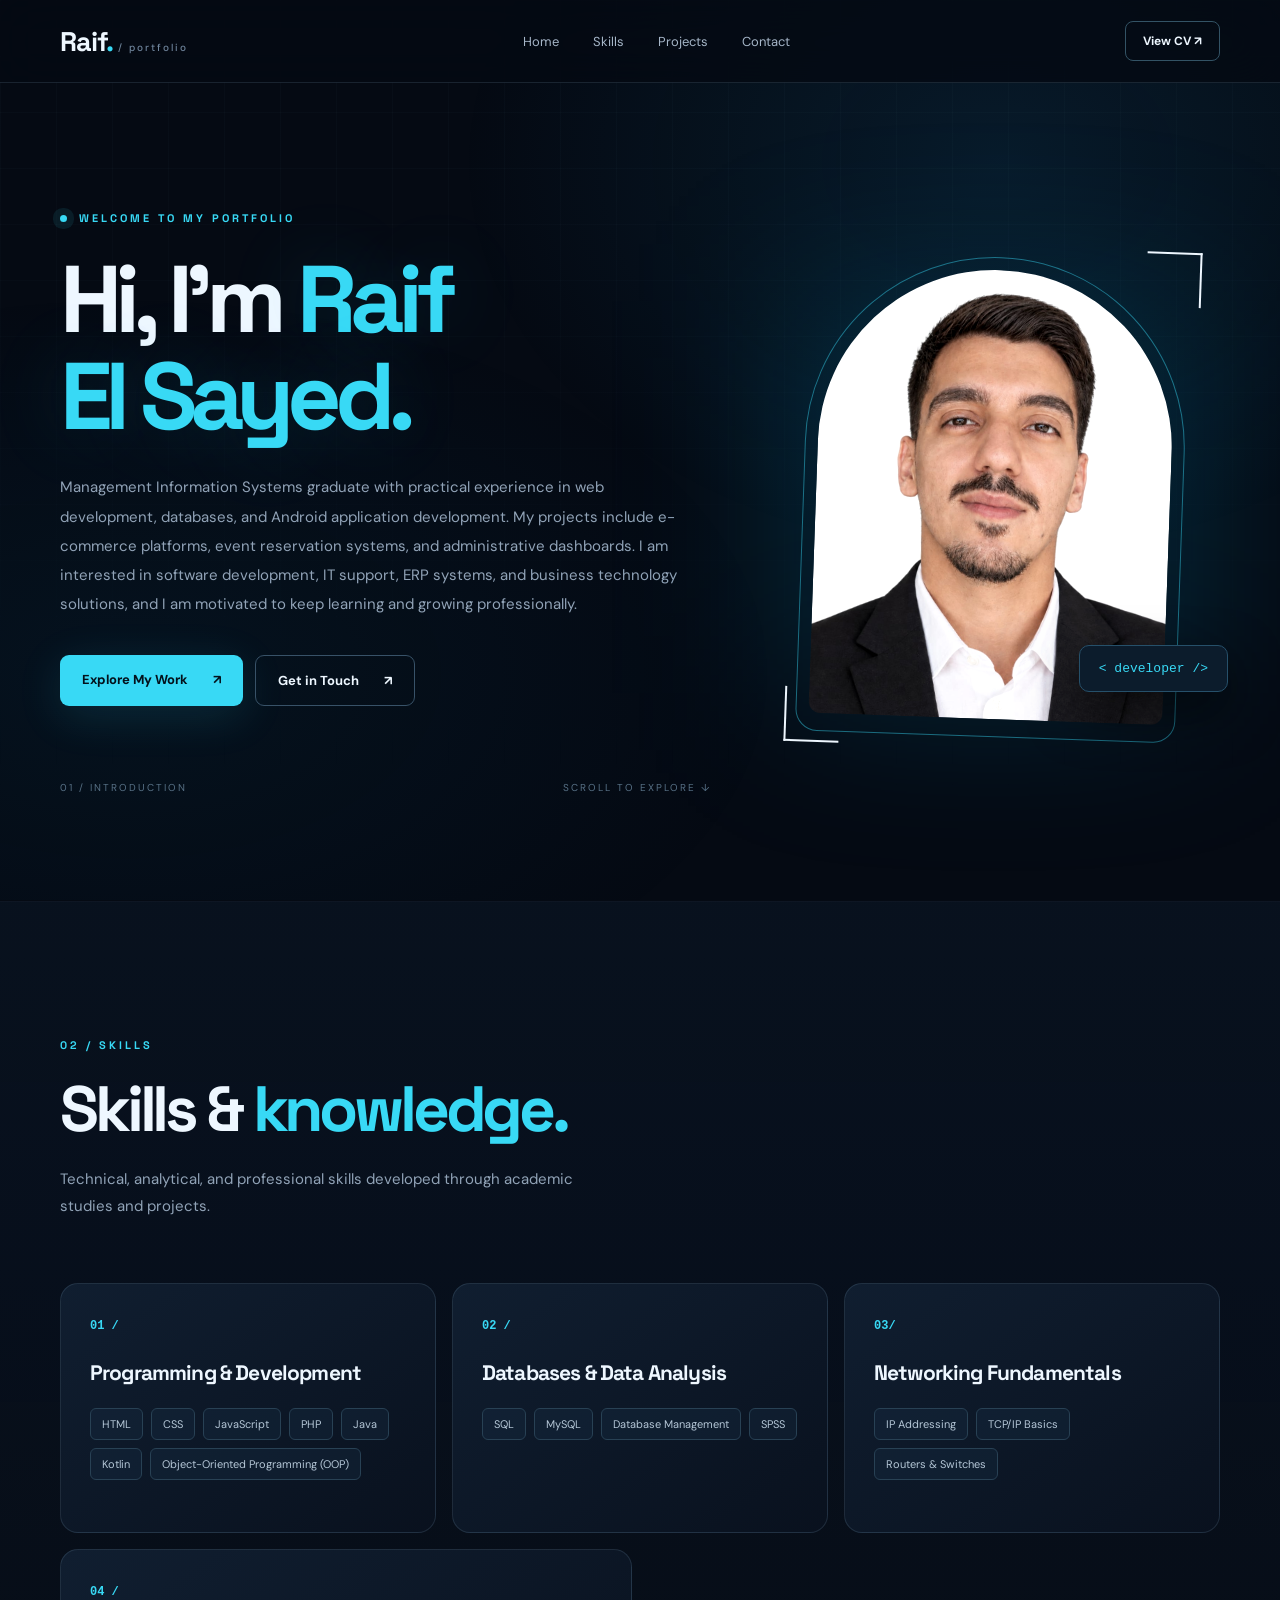
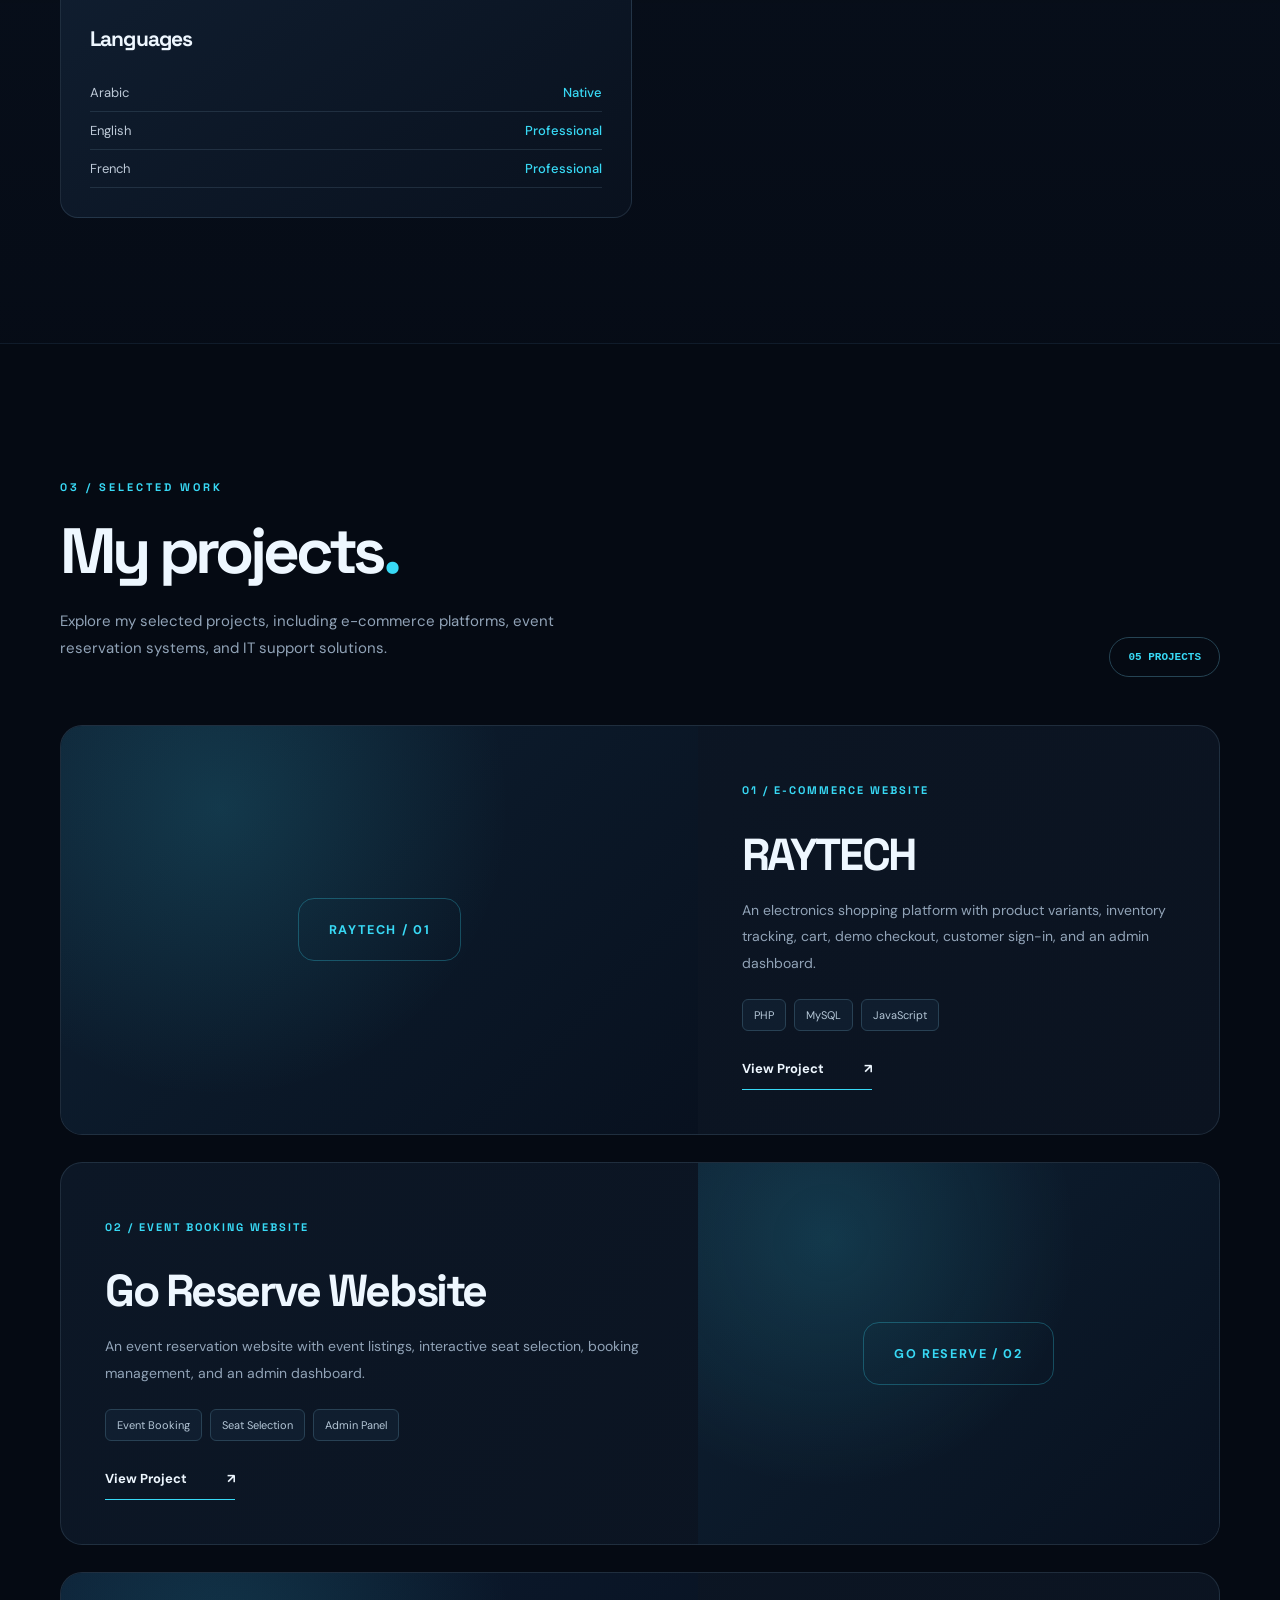
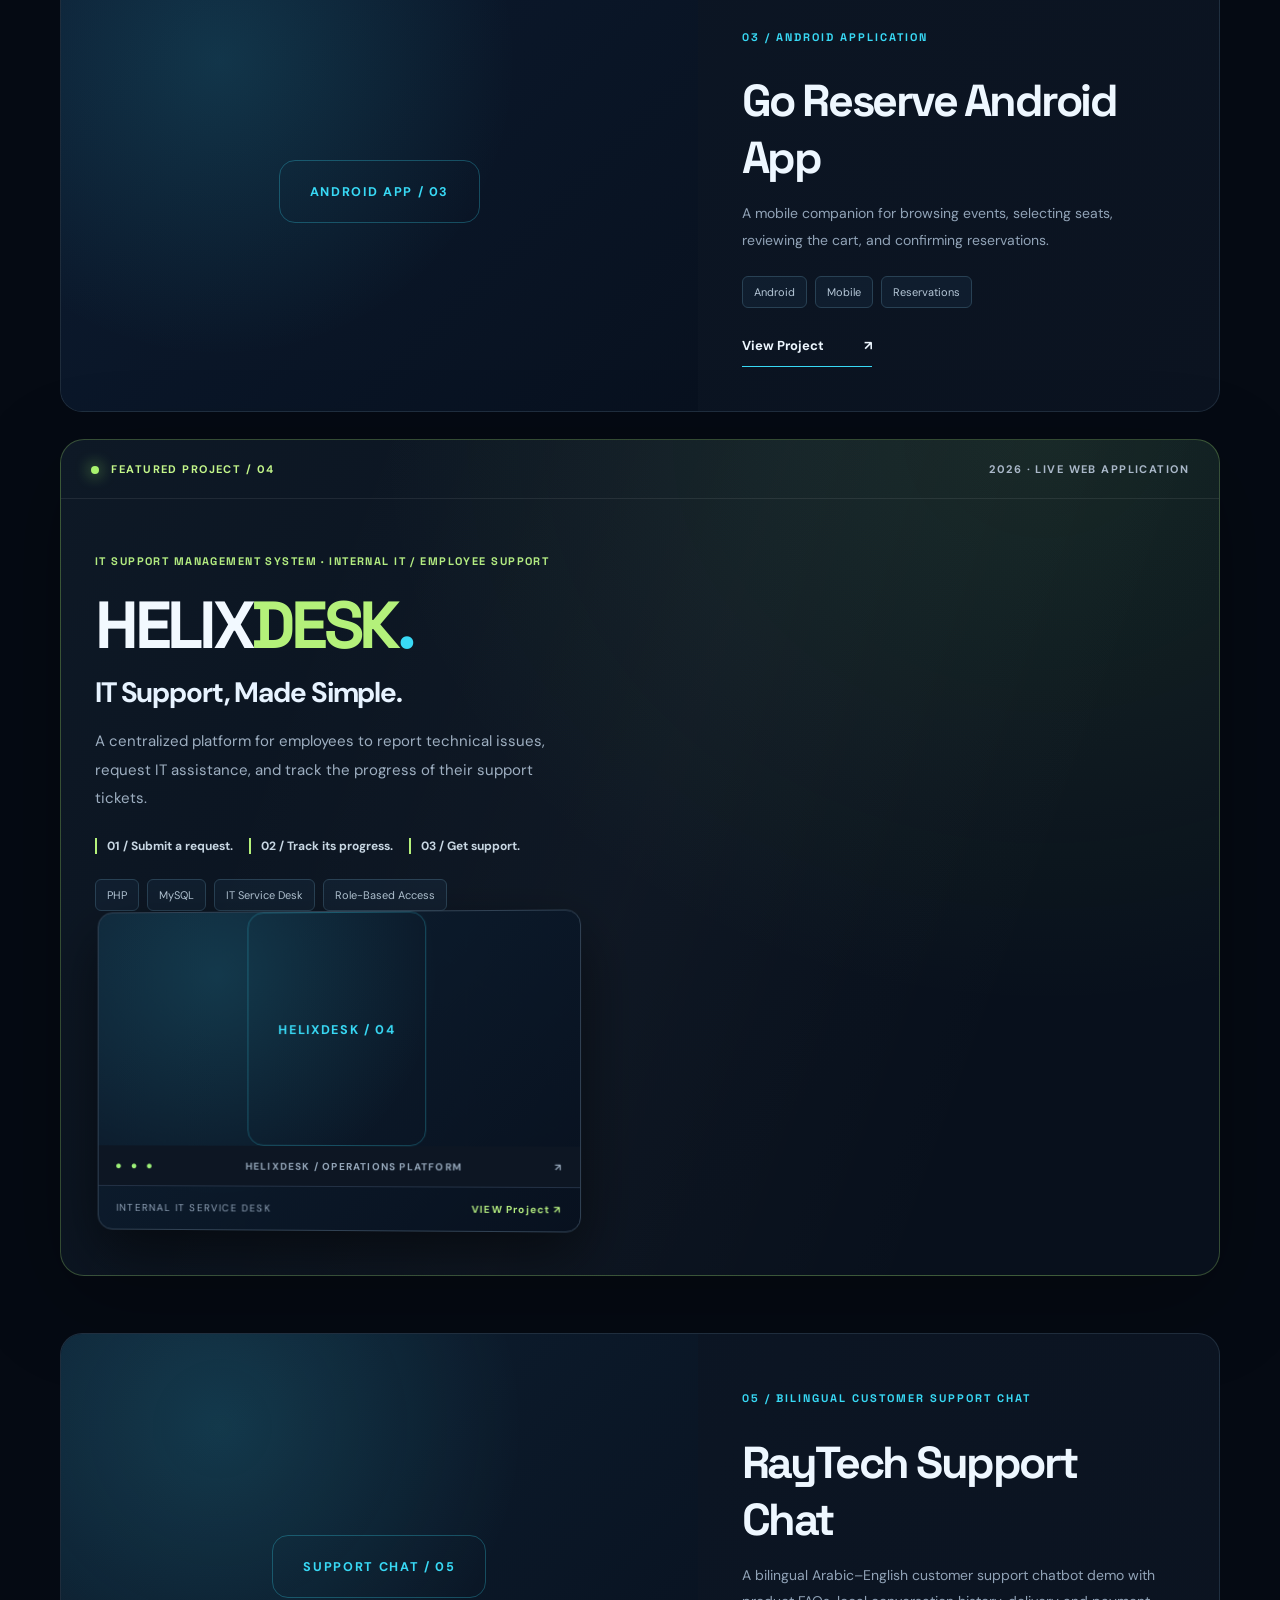
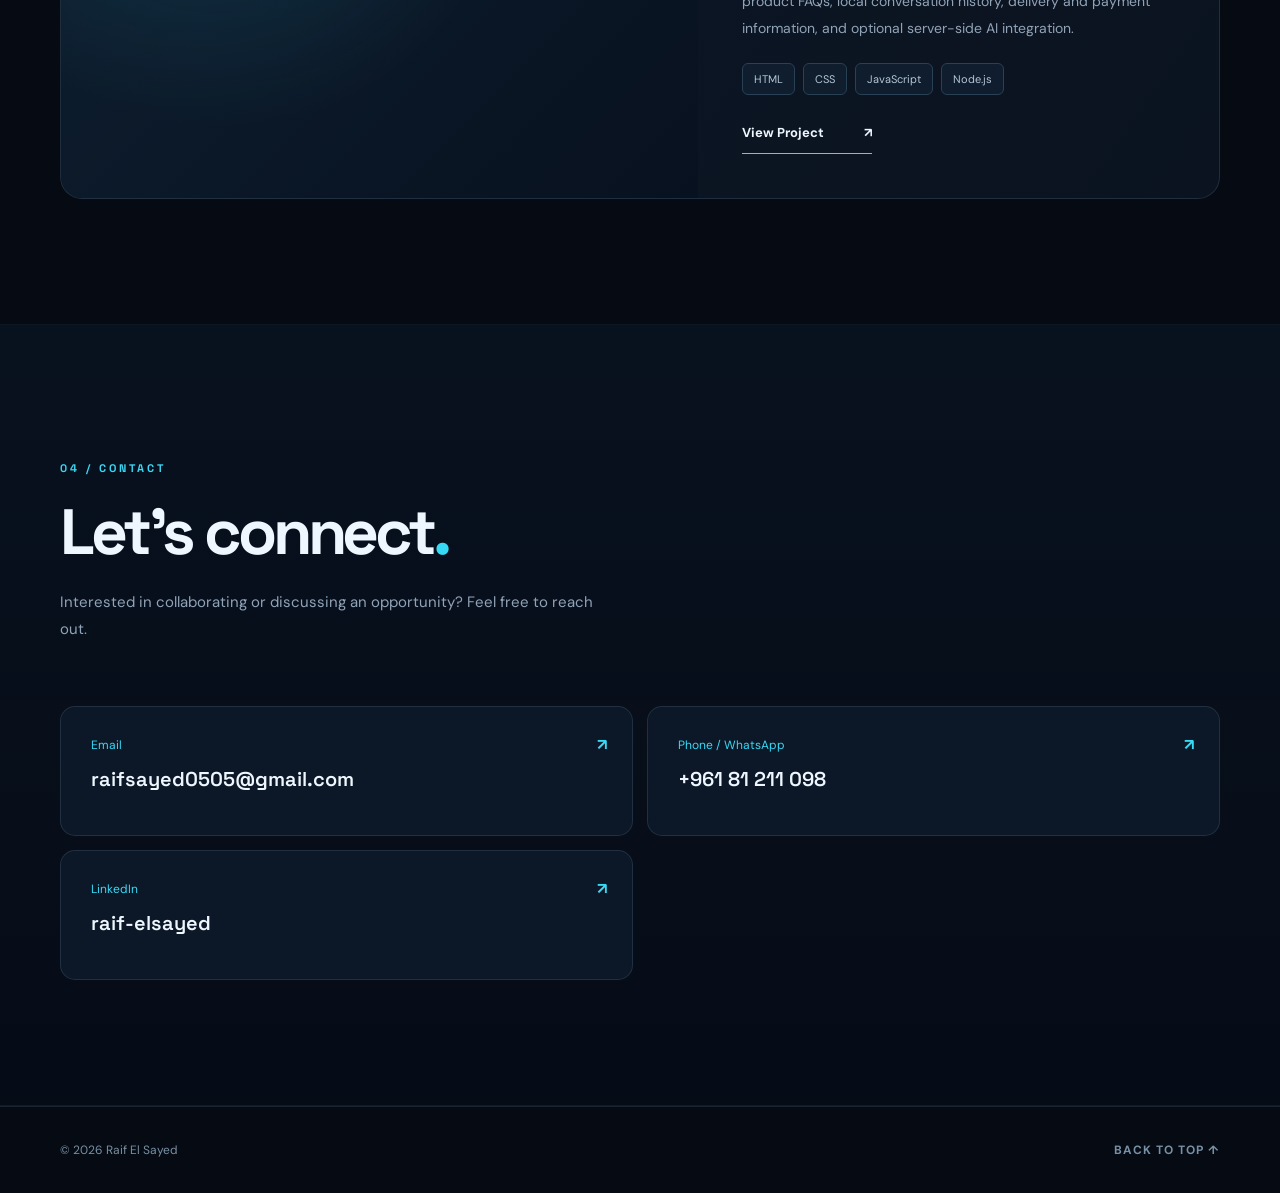
<file: index.html>
<!DOCTYPE html>
<html lang="en">
<head>
    <meta charset="UTF-8">
    <meta name="viewport" content="width=device-width, initial-scale=1.0">
    <meta name="description" content="Raif El Sayed — Management Information Systems graduate, development projects and portfolio.">

    <title>Portfolio | Raif El Sayed</title>

    <link rel="preconnect" href="https://fonts.googleapis.com">
    <link rel="preconnect" href="https://fonts.gstatic.com" crossorigin>

    <link href="https://fonts.googleapis.com/css2?family=DM+Sans:wght@400;500;600;700&family=Space+Grotesk:wght@400;500;600;700&display=swap" rel="stylesheet">

    <link rel="stylesheet" href="style.css">
    <script defer src="script.js"></script>
</head>

<body>

    <div class="cursor-glow" aria-hidden="true"></div>
    <div class="progress" aria-hidden="true"></div>

    <!-- Navigation -->
    <header class="site-header">
        <div class="container nav-wrap">

            <a class="brand" href="#home">
                Raif<span>.</span>
                <small> / portfolio</small>
            </a>

            <button class="menu-toggle" aria-expanded="false" aria-label="Toggle menu">
                ☰
            </button>

            <nav aria-label="Main navigation">
                <a href="#home">Home</a>
                <a href="#skills">Skills</a>
                <a href="#projects">Projects</a>
                <a href="#contact">Contact</a>
            </nav>

            <a class="nav-cta" href="RaifELSayed.pdf" target="_blank" rel="noopener">
                View CV ↗
            </a>

        </div>
    </header>

    <main>

        <!-- 01 / Hero -->
        <section class="hero container" id="home">

            <div class="hero-copy reveal">

                <p class="eyebrow">
                    <span class="pulse"></span>
                    WELCOME TO MY PORTFOLIO
                </p>

                <h1>
                    Hi, I'm
                    <span>Raif<br>El Sayed.</span>
                </h1>

                <p class="lead">
                    Management Information Systems graduate with practical experience in web development, databases, and Android application development. My projects include e-commerce platforms, event reservation systems, and administrative dashboards. I am interested in software development, IT support, ERP systems, and business technology solutions, and I am motivated to keep learning and growing professionally.
                </p>

                <div class="actions">
                    <a class="button primary" href="#projects">
                        Explore My Work <span>↗</span>
                    </a>

                    <a class="button secondary" href="#contact">
                        Get in Touch <span>↗</span>
                    </a>
                </div>

                <div class="hero-bottom">
                    <span>01 / INTRODUCTION</span>
                    <span>SCROLL TO EXPLORE ↓</span>
                </div>

            </div>

            <div class="hero-art reveal">

                <div class="photo-frame">
                    <img src="raif.jpeg" alt="Portrait of Raif El Sayed">

                    <span class="photo-corner top"></span>
                    <span class="photo-corner bottom"></span>
                </div>

                <div class="orbit-label">&lt; developer /&gt;</div>
                <div class="photo-glow"></div>

            </div>

        </section>

        <!-- 02 / Skills -->
        <section class="section section-soft" id="skills">
            <div class="container">

                <div class="section-heading reveal">
                    <div>
                        <p class="eyebrow">02 / SKILLS</p>

                        <h2>Skills &amp; <em>knowledge.</em></h2>

                        <p class="section-subtitle">
                            Technical, analytical, and professional skills developed through academic studies and projects.
                        </p>
                    </div>
                </div>

                <div class="skills-grid">

                    <article class="skill-card reveal tilt">
                        <span class="card-number">01 /</span>
                        <h3>Programming &amp; Development</h3>

                        <div class="tags">
                            <span>HTML</span>
                            <span>CSS</span>
                            <span>JavaScript</span>
                            <span>PHP</span>
                            <span>Java</span>
                            <span>Kotlin</span>
                            <span>Object-Oriented Programming (OOP)</span>
                        </div>
                    </article>

                    <article class="skill-card reveal tilt">
                        <span class="card-number">02 /</span>
                        <h3>Databases &amp; Data Analysis</h3>

                        <div class="tags">
                            <span>SQL</span>
                            <span>MySQL</span>
                            <span>Database Management</span>
                            <span>SPSS</span>
                        </div>
                    </article>

           

                    <article class="skill-card reveal tilt">
                        <span class="card-number">03/</span>
                        <h3>Networking Fundamentals</h3>

                        <div class="tags">
                            <span>IP Addressing</span>
                            <span>TCP/IP Basics</span>
                            <span>Routers &amp; Switches</span>
                        </div>
                    </article>

                    <article class="skill-card reveal tilt languages">
                        <span class="card-number">04 /</span>
                        <h3>Languages</h3>

                        <div class="language-row">
                            <span>Arabic</span>
                            <strong>Native</strong>
                        </div>

                        <div class="language-row">
                            <span>English</span>
                            <strong>Professional</strong>
                        </div>

                        <div class="language-row">
                            <span>French</span>
                            <strong>Professional</strong>
                        </div>
                    </article>

                </div>
            </div>
        </section>

        <!-- 03 / Projects -->
        <section class="section" id="projects">
            <div class="container">

                <div class="section-heading reveal">
                    <div>
                        <p class="eyebrow">03 / SELECTED WORK</p>

                        <h2>My projects<em>.</em></h2>

                        <p class="section-subtitle">
                            Explore my selected projects, including e-commerce platforms, event reservation systems, and IT support solutions.
                        </p>
                    </div>

                    <span class="project-count">05 PROJECTS</span>
                </div>

                <div class="projects-list">

                    <!-- Project 01 / RAYTECH -->
                    <article class="project-card reveal">

                        <div class="project-image">
                            <span class="project-preview-mark">RAYTECH / 01</span>
                        </div>

                        <div class="project-details">

                            <p class="project-type">01 / E-COMMERCE WEBSITE</p>

                            <h3>RAYTECH</h3>

                            <p>
                                An electronics shopping platform with product variants, inventory tracking, cart, demo checkout, customer sign-in, and an admin dashboard.
                            </p>

                            <div class="tags">
                                <span>PHP</span>
                                <span>MySQL</span>
                                <span>JavaScript</span>
                            </div>

                            <a class="project-button" href="raytech.html">
                                View Project <span>↗</span>
                            </a>

                        </div>
                    </article>

                    <!-- Project 02 / GO RESERVE WEBSITE -->
                    <article class="project-card reveal">

                        <div class="project-image">
                            <span class="project-preview-mark">GO RESERVE / 02</span>
                        </div>

                        <div class="project-details">

                            <p class="project-type">02 / EVENT BOOKING WEBSITE</p>

                            <h3>Go Reserve Website</h3>

                            <p>
                                An event reservation website with event listings, interactive seat selection, booking management, and an admin dashboard.
                            </p>

                            <div class="tags">
                                <span>Event Booking</span>
                                <span>Seat Selection</span>
                                <span>Admin Panel</span>
                            </div>

                            <a class="project-button" href="goreserve.html">
                                View Project <span>↗</span>
                            </a>

                        </div>
                    </article>

                    <!-- Project 03 / ANDROID APP -->
                    <article class="project-card reveal">

                        <div class="project-image android-image">
                            <span class="project-preview-mark">ANDROID APP / 03</span>
                        </div>

                        <div class="project-details">

                            <p class="project-type">03 / ANDROID APPLICATION</p>

                            <h3>Go Reserve Android App</h3>

                            <p>
                                A mobile companion for browsing events, selecting seats, reviewing the cart, and confirming reservations.
                            </p>

                            <div class="tags">
                                <span>Android</span>
                                <span>Mobile</span>
                                <span>Reservations</span>
                            </div>

                            <a class="project-button" href="android.html">
                                View Project <span>↗</span>
                            </a>

                        </div>
                    </article>

                    <!-- Project 04 / HELIXDESK -->
                    <article class="featured-project reveal">

                        <div class="featured-top">
                            <span>
                                <i class="live-dot"></i>
                                FEATURED PROJECT / 04
                            </span>

                            <span>2026 · LIVE WEB APPLICATION</span>
                        </div>

                        <div class="featured-layout">

                            <div class="featured-copy">

                                <p class="project-type">
                                    IT SUPPORT MANAGEMENT SYSTEM · INTERNAL IT / EMPLOYEE SUPPORT
                                </p>

                                <h3>HELIX<span>DESK</span><span class="featured-period">.</span></h3>

                                <p class="featured-tagline">
                                    IT Support, Made Simple.
                                </p>

                                <p class="featured-description">
                                    A centralized platform for employees to report technical issues, request IT assistance, and track the progress of their support tickets.
                                </p>

                                <div class="featured-steps">
                                    <span>01 / Submit a request.</span>
                                    <span>02 / Track its progress.</span>
                                    <span>03 / Get support.</span>
                                </div>

                                <div class="tags">
                                    <span>PHP</span>
                                    <span>MySQL</span>
                                    <span>IT Service Desk</span>
                                    <span>Role-Based Access</span>
                                </div>

                              
            

                            <a class="featured-visual" href="helixdesk.html" aria-label="Explore HELIXDESK case study">

                                <div class="project-preview-mark">
                                    HELIXDESK / 04
                                </div>

                                <div class="visual-bar">
                                    <span class="visual-dots">● ● ●</span>
                                    <span>HELIXDESK / OPERATIONS PLATFORM</span>
                                    <span>↗</span>
                                </div>

                                <span class="visual-caption">
                                    INTERNAL IT SERVICE DESK
                                    <b>VIEW Project ↗</b>
                                </span>

                            </a>

                        </div>
                    </article>

                    <!-- Project 05 / RAYTECH SUPPORT CHAT -->
                    <article class="project-card reveal">

                        <div class="project-image">
                            <span class="project-preview-mark">SUPPORT CHAT / 05</span>
                        </div>

                        <div class="project-details">

                            <p class="project-type">05 / BILINGUAL CUSTOMER SUPPORT CHAT</p>

                            <h3>RayTech Support Chat</h3>

                            <p>
                                A bilingual Arabic–English customer support chatbot demo with product FAQs, local conversation history, delivery and payment information, and optional server-side AI integration.
                            </p>

                            <div class="tags">
                                <span>HTML</span>
                                <span>CSS</span>
                                <span>JavaScript</span>
                                <span>Node.js</span>
                            </div>

                            <a class="project-button" href="raytech-support.html">
                                View Project <span>↗</span>
                            </a>

                        </div>
                    </article>

                </div>
            </div>
        </section>

        <!-- 04 / Contact -->
        <section class="section section-soft" id="contact">
            <div class="container">

                <div class="section-heading reveal">
                    <div>
                        <p class="eyebrow">04 / CONTACT</p>

                        <h2>Let's connect<em>.</em></h2>

                        <p class="section-subtitle">
                            Interested in collaborating or discussing an opportunity? Feel free to reach out.
                        </p>
                    </div>
                </div>

                <div class="contact-grid reveal">

                    <a class="contact-link" href="mailto:raifsayed0505@gmail.com">
                        <span>Email</span>
                        <strong>raifsayed0505@gmail.com</strong>
                        <b>↗</b>
                    </a>

                    <a class="contact-link" href="tel:+96181211098">
                        <span>Phone / WhatsApp</span>
                        <strong>+961 81 211 098</strong>
                        <b>↗</b>
                    </a>

                    <a class="contact-link" href="https://www.linkedin.com/in/raif-elsayed/" target="_blank" rel="noopener noreferrer">
                        <span>LinkedIn</span>
                        <strong>raif-elsayed</strong>
                        <b>↗</b>
                    </a>

                </div>
            </div>
        </section>

    </main>

    <!-- Footer -->
    <footer class="site-footer">
        <div class="container footer-inner">
            <span>© 2026 Raif El Sayed</span>
            <a href="#home">BACK TO TOP ↑</a>
        </div>
    </footer>

</body>
</html>
</file>
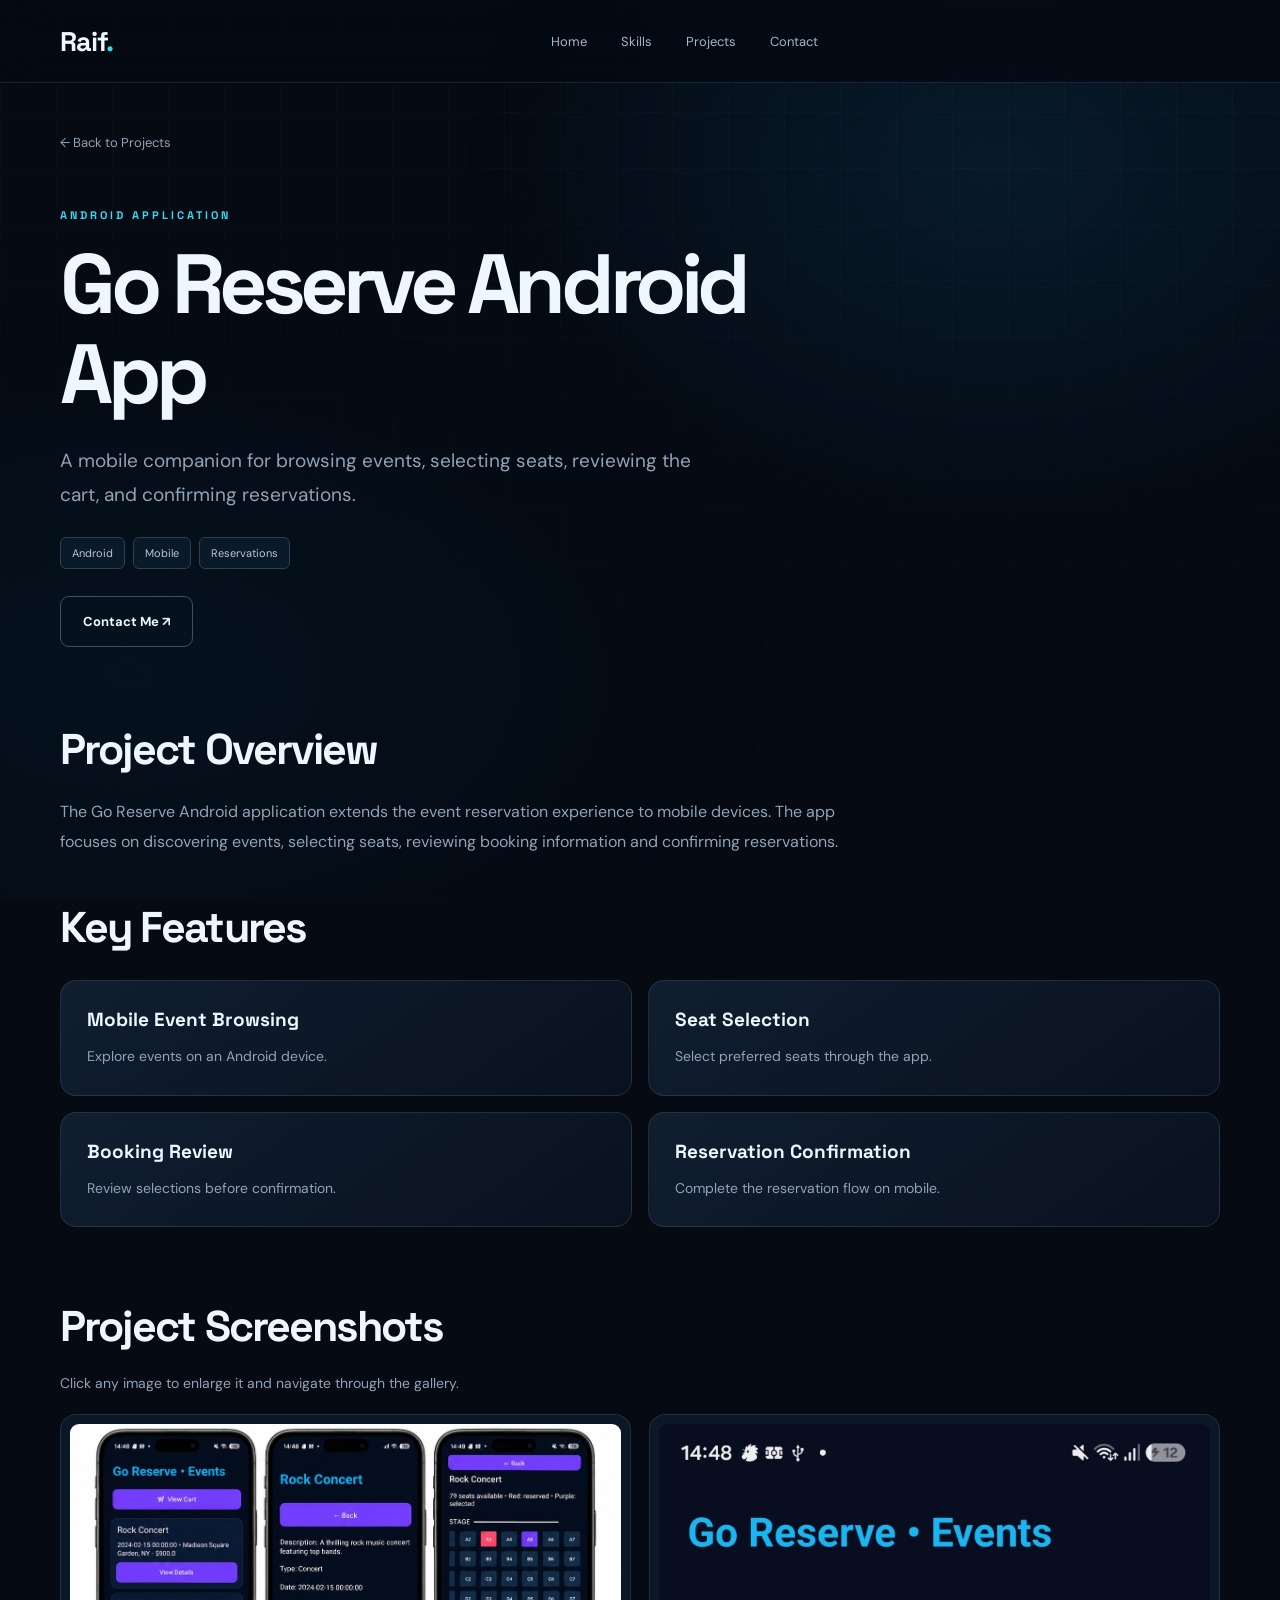
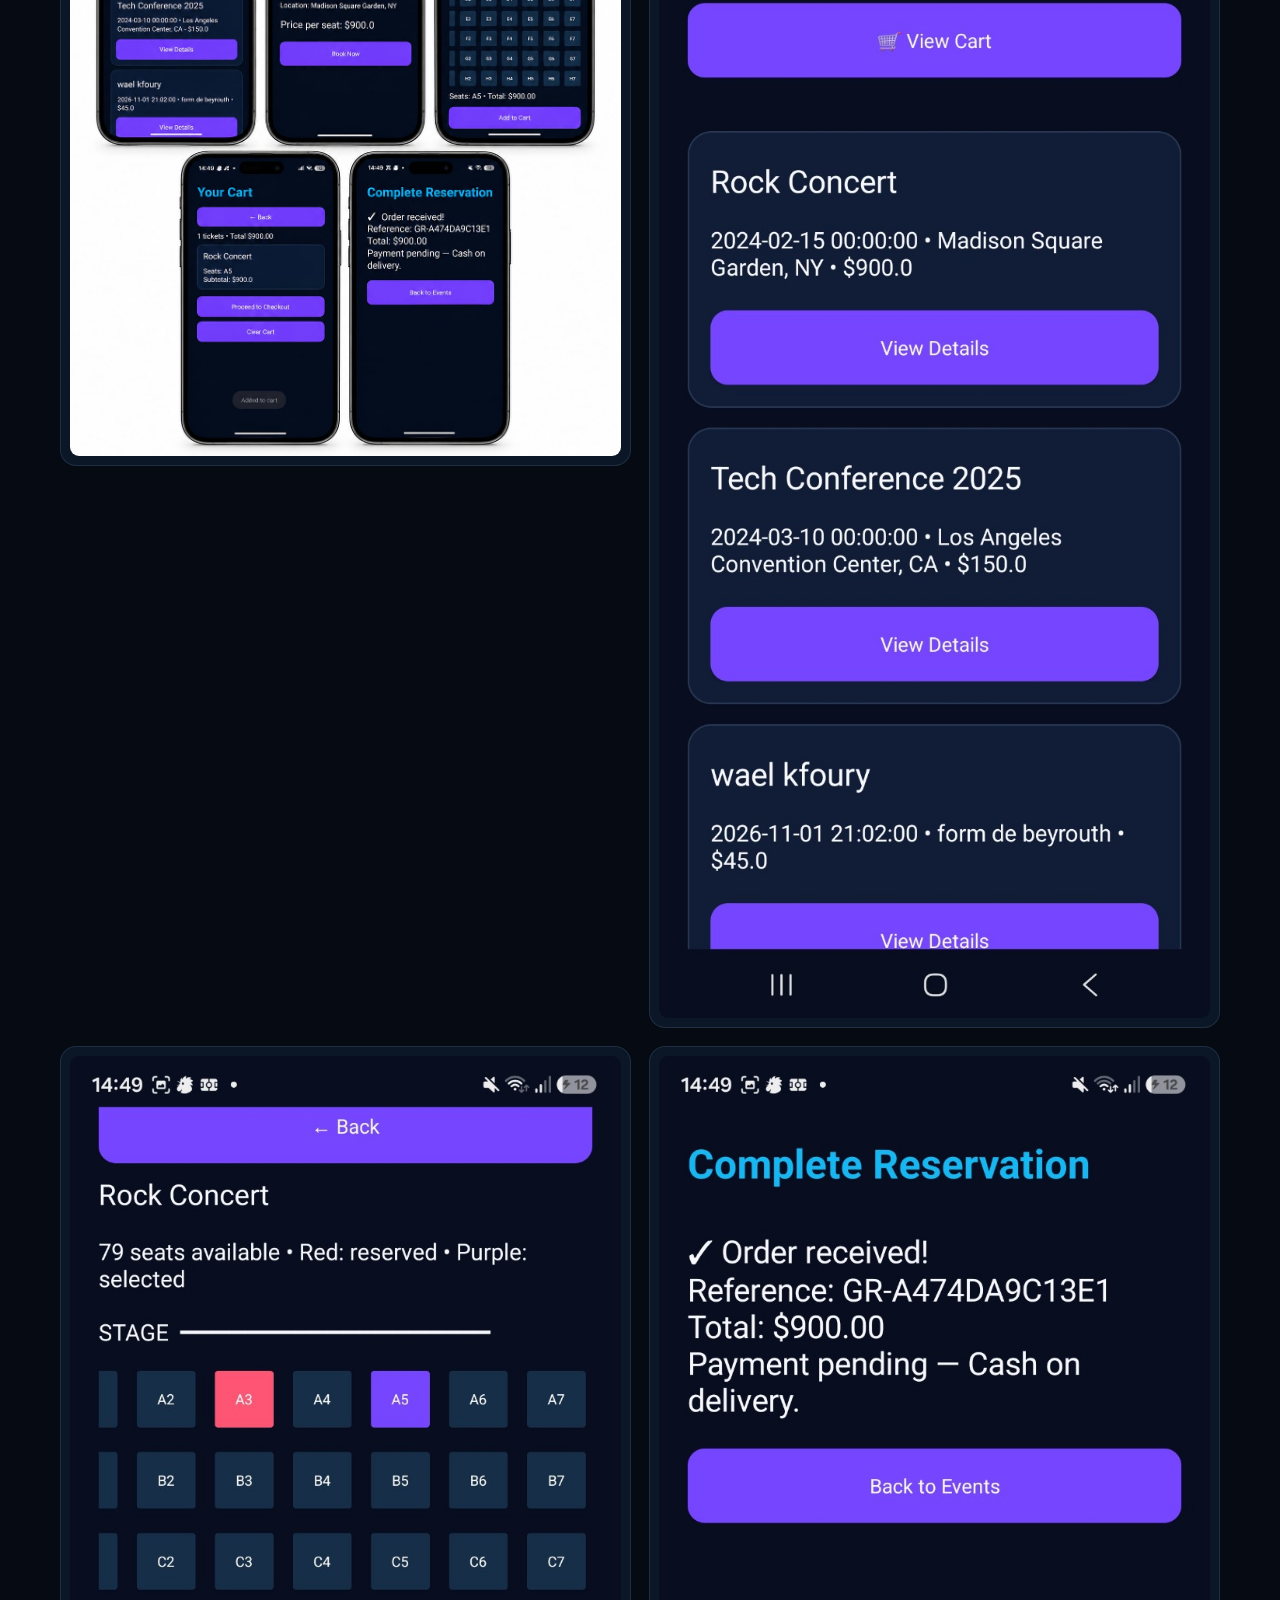
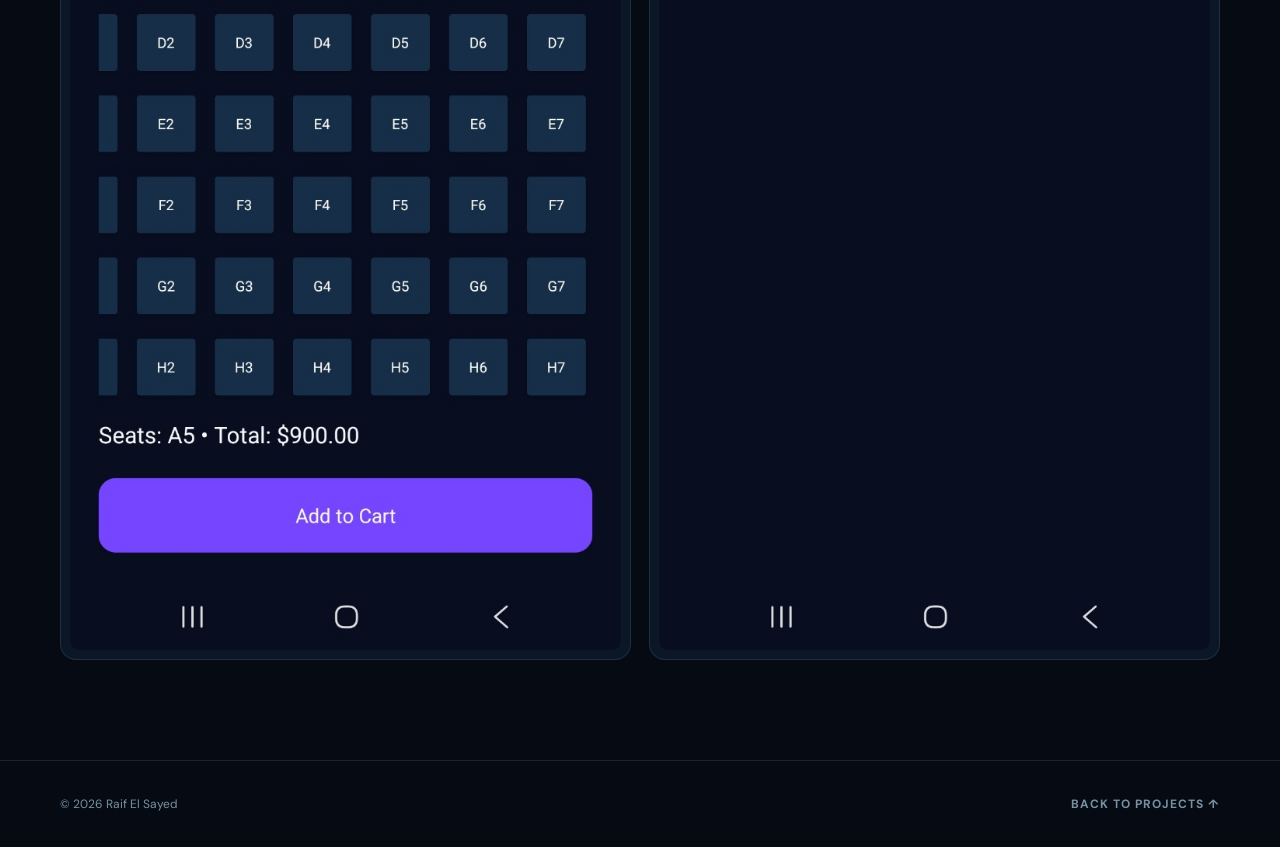
<file: android.html>
<!doctype html>
<html lang="en">
<head>
<meta charset="utf-8">
<meta name="viewport" content="width=device-width, initial-scale=1">
<meta name="description" content="Go Reserve Android App — Raif El Sayed portfolio project.">
<title>Go Reserve Android App | Raif El Sayed</title>
<link rel="preconnect" href="https://fonts.googleapis.com">
<link rel="preconnect" href="https://fonts.gstatic.com" crossorigin>
<link href="https://fonts.googleapis.com/css2?family=DM+Sans:wght@400;500;600;700&family=Space+Grotesk:wght@400;500;600;700&display=swap" rel="stylesheet">
<link rel="stylesheet" href="style.css">
<script src="script.js" defer></script>
</head>
<body>
<div class="progress" aria-hidden="true"></div>
<header class="site-header"><div class="container nav-wrap"><a class="brand" href="index.html#home">Raif<span>.</span></a><button class="menu-toggle" aria-label="Toggle menu" aria-expanded="false">☰</button><nav aria-label="Main navigation"><a href="index.html#home">Home</a><a href="index.html#skills">Skills</a><a href="index.html#projects">Projects</a><a href="index.html#contact">Contact</a></nav></div></header>
<main class="container project-page">
<a class="back-link" href="index.html#projects">← Back to Projects</a>
<section class="project-intro"><p class="eyebrow">ANDROID APPLICATION</p><h1>Go Reserve Android App</h1><p class="project-description">A mobile companion for browsing events, selecting seats, reviewing the cart, and confirming reservations.</p><div class="tags"><span>Android</span><span>Mobile</span><span>Reservations</span></div><div class="actions"><a class="button secondary" href="index.html#contact">Contact Me ↗</a></div></section>
<section class="project-content"><h2>Project Overview</h2><p>The Go Reserve Android application extends the event reservation experience to mobile devices. The app focuses on discovering events, selecting seats, reviewing booking information and confirming reservations.</p><h2>Key Features</h2><div class="features-grid"><article class="feature-card"><h3>Mobile Event Browsing</h3><p>Explore events on an Android device.</p></article><article class="feature-card"><h3>Seat Selection</h3><p>Select preferred seats through the app.</p></article><article class="feature-card"><h3>Booking Review</h3><p>Review selections before confirmation.</p></article><article class="feature-card"><h3>Reservation Confirmation</h3><p>Complete the reservation flow on mobile.</p></article></div></section>
<section class="project-gallery"><h2>Project Screenshots</h2><p class="muted">Click any image to enlarge it and navigate through the gallery.</p><div class="screenshots-grid"><button type="button" aria-label="Enlarge screenshot 1"><img src="androidapp.jpeg" alt="Go Reserve Android App screenshot 1" loading="lazy"></button><button type="button" aria-label="Enlarge screenshot 2"><img src="android-events.jpg" alt="Go Reserve Android App screenshot 2" loading="lazy"></button><button type="button" aria-label="Enlarge screenshot 3"><img src="android-seats.jpg" alt="Go Reserve Android App screenshot 3" loading="lazy"></button><button type="button" aria-label="Enlarge screenshot 4"><img src="android-confirmation.jpg" alt="Go Reserve Android App screenshot 4" loading="lazy"></button></div></section>
</main>
<dialog id="lightbox" class="lightbox" aria-label="Project screenshot viewer"><button class="lightbox-close" data-close aria-label="Close image viewer">✕</button><img alt="Enlarged project screenshot"><div class="lightbox-controls"><button data-prev aria-label="Previous image">← Previous</button><span data-count></span><button data-next aria-label="Next image">Next →</button></div></dialog>
<footer class="site-footer"><div class="container footer-inner"><span>© 2026 Raif El Sayed</span><a href="index.html#projects">BACK TO PROJECTS ↑</a></div></footer>
</body></html>
</file>
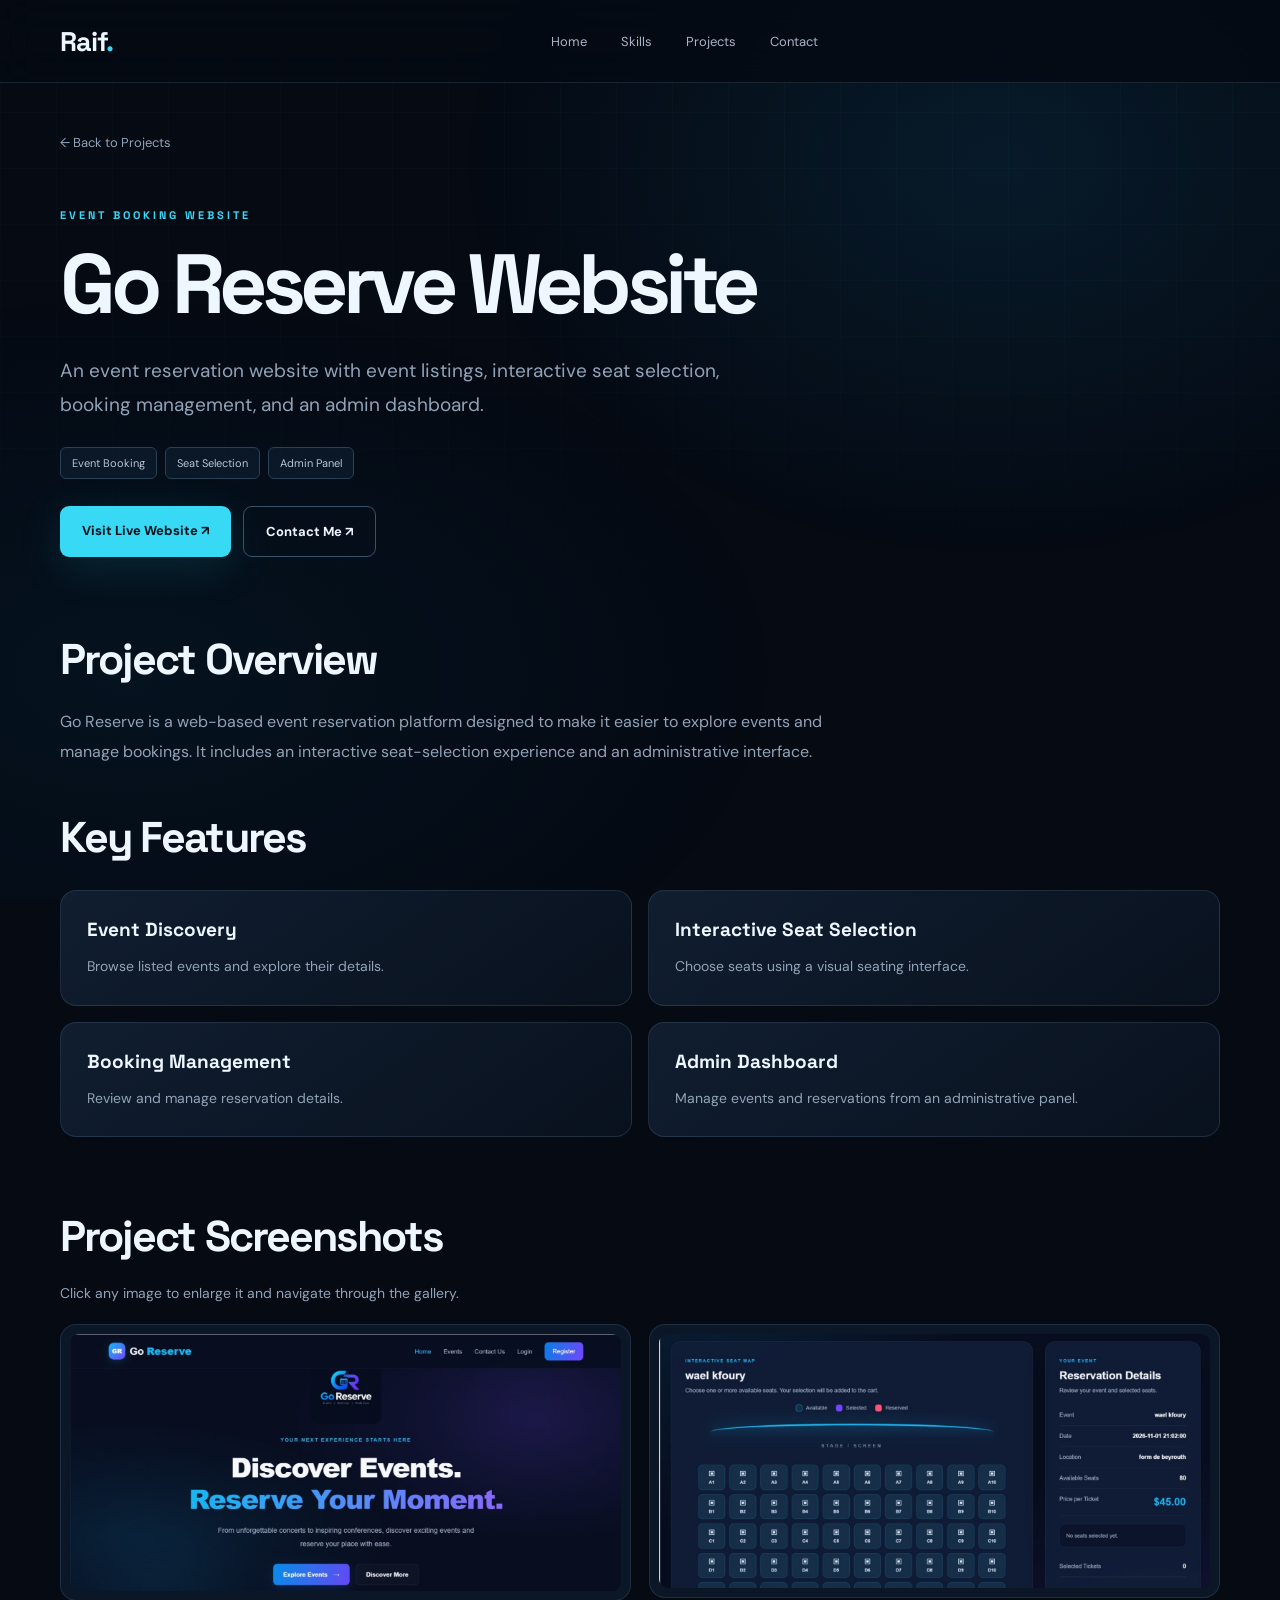
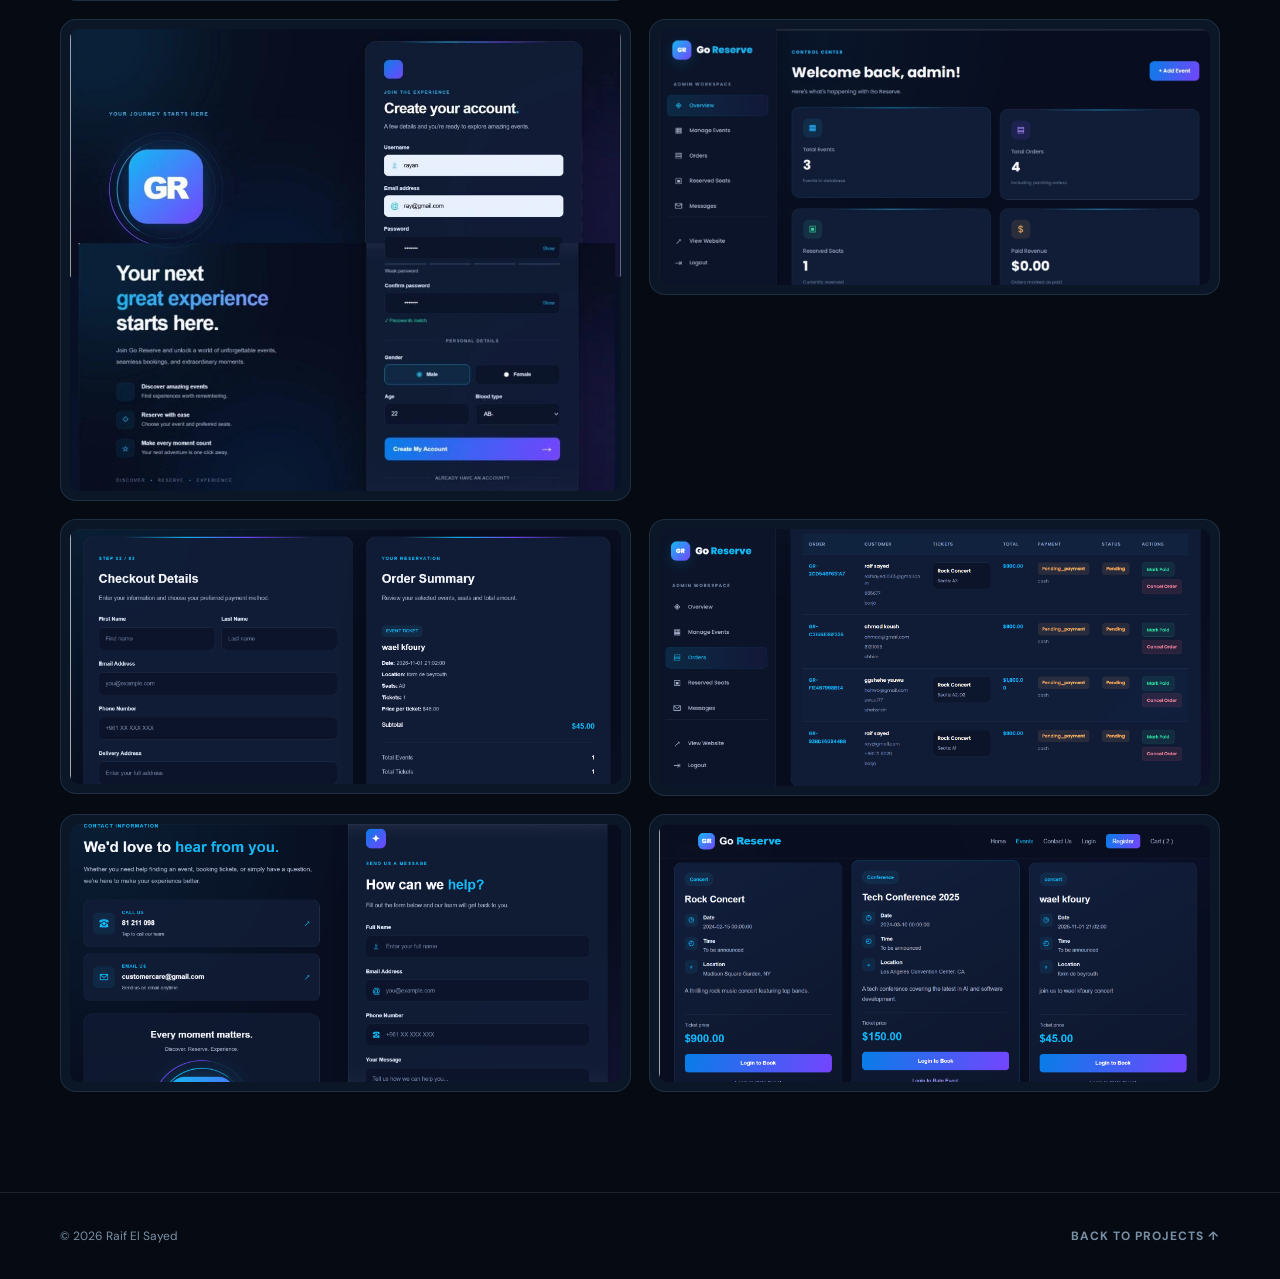
<file: goreserve.html>
<!doctype html>
<html lang="en">
<head>
<meta charset="utf-8">
<meta name="viewport" content="width=device-width, initial-scale=1">
<meta name="description" content="Go Reserve Website — Raif El Sayed portfolio project.">
<title>Go Reserve Website | Raif El Sayed</title>
<link rel="preconnect" href="https://fonts.googleapis.com">
<link rel="preconnect" href="https://fonts.gstatic.com" crossorigin>
<link href="https://fonts.googleapis.com/css2?family=DM+Sans:wght@400;500;600;700&family=Space+Grotesk:wght@400;500;600;700&display=swap" rel="stylesheet">
<link rel="stylesheet" href="style.css">
<script src="script.js" defer></script>
</head>
<body>
<div class="progress" aria-hidden="true"></div>
<header class="site-header"><div class="container nav-wrap"><a class="brand" href="index.html#home">Raif<span>.</span></a><button class="menu-toggle" aria-label="Toggle menu" aria-expanded="false">☰</button><nav aria-label="Main navigation"><a href="index.html#home">Home</a><a href="index.html#skills">Skills</a><a href="index.html#projects">Projects</a><a href="index.html#contact">Contact</a></nav></div></header>
<main class="container project-page">
<a class="back-link" href="index.html#projects">← Back to Projects</a>
<section class="project-intro"><p class="eyebrow">EVENT BOOKING WEBSITE</p><h1>Go Reserve Website</h1><p class="project-description">An event reservation website with event listings, interactive seat selection, booking management, and an admin dashboard.</p><div class="tags"><span>Event Booking</span><span>Seat Selection</span><span>Admin Panel</span></div><div class="actions"><a class="button primary" href="https://goreservedemo.page.gd/" target="_blank" rel="noopener noreferrer">Visit Live Website ↗</a><a class="button secondary" href="index.html#contact">Contact Me ↗</a></div></section>
<section class="project-content"><h2>Project Overview</h2><p>Go Reserve is a web-based event reservation platform designed to make it easier to explore events and manage bookings. It includes an interactive seat-selection experience and an administrative interface.</p><h2>Key Features</h2><div class="features-grid"><article class="feature-card"><h3>Event Discovery</h3><p>Browse listed events and explore their details.</p></article><article class="feature-card"><h3>Interactive Seat Selection</h3><p>Choose seats using a visual seating interface.</p></article><article class="feature-card"><h3>Booking Management</h3><p>Review and manage reservation details.</p></article><article class="feature-card"><h3>Admin Dashboard</h3><p>Manage events and reservations from an administrative panel.</p></article></div></section>
<section class="project-gallery"><h2>Project Screenshots</h2><p class="muted">Click any image to enlarge it and navigate through the gallery.</p><div class="screenshots-grid"><button type="button" aria-label="Enlarge screenshot 1"><img src="goreserve-home.jpg" alt="Go Reserve Website screenshot 1" loading="lazy"></button><button type="button" aria-label="Enlarge screenshot 2"><img src="goreserve-seats.jpg" alt="Go Reserve Website screenshot 2" loading="lazy"></button><button type="button" aria-label="Enlarge screenshot 3"><img src="rd.jpeg" alt="Go Reserve Website screenshot 3" loading="lazy"></button><button type="button" aria-label="Enlarge screenshot 4"><img src="goreserve-admin.jpg" alt="Go Reserve Website screenshot 4" loading="lazy"></button><button type="button" aria-label="Enlarge screenshot 5"><img src="kk.png" alt="Go Reserve Website screenshot 5" loading="lazy"></button><button type="button" aria-label="Enlarge screenshot 6"><img src="oo.png" alt="Go Reserve Website screenshot 6" loading="lazy"></button><button type="button" aria-label="Enlarge screenshot 7"><img src="ll.png" alt="Go Reserve Website screenshot 7" loading="lazy"></button><button type="button" aria-label="Enlarge screenshot 8"><img src="rr.png" alt="Go Reserve Website screenshot 8" loading="lazy"></button></div></section>
</main>
<dialog id="lightbox" class="lightbox" aria-label="Project screenshot viewer"><button class="lightbox-close" data-close aria-label="Close image viewer">✕</button><img alt="Enlarged project screenshot"><div class="lightbox-controls"><button data-prev aria-label="Previous image">← Previous</button><span data-count></span><button data-next aria-label="Next image">Next →</button></div></dialog>
<footer class="site-footer"><div class="container footer-inner"><span>© 2026 Raif El Sayed</span><a href="index.html#projects">BACK TO PROJECTS ↑</a></div></footer>
</body></html>
</file>
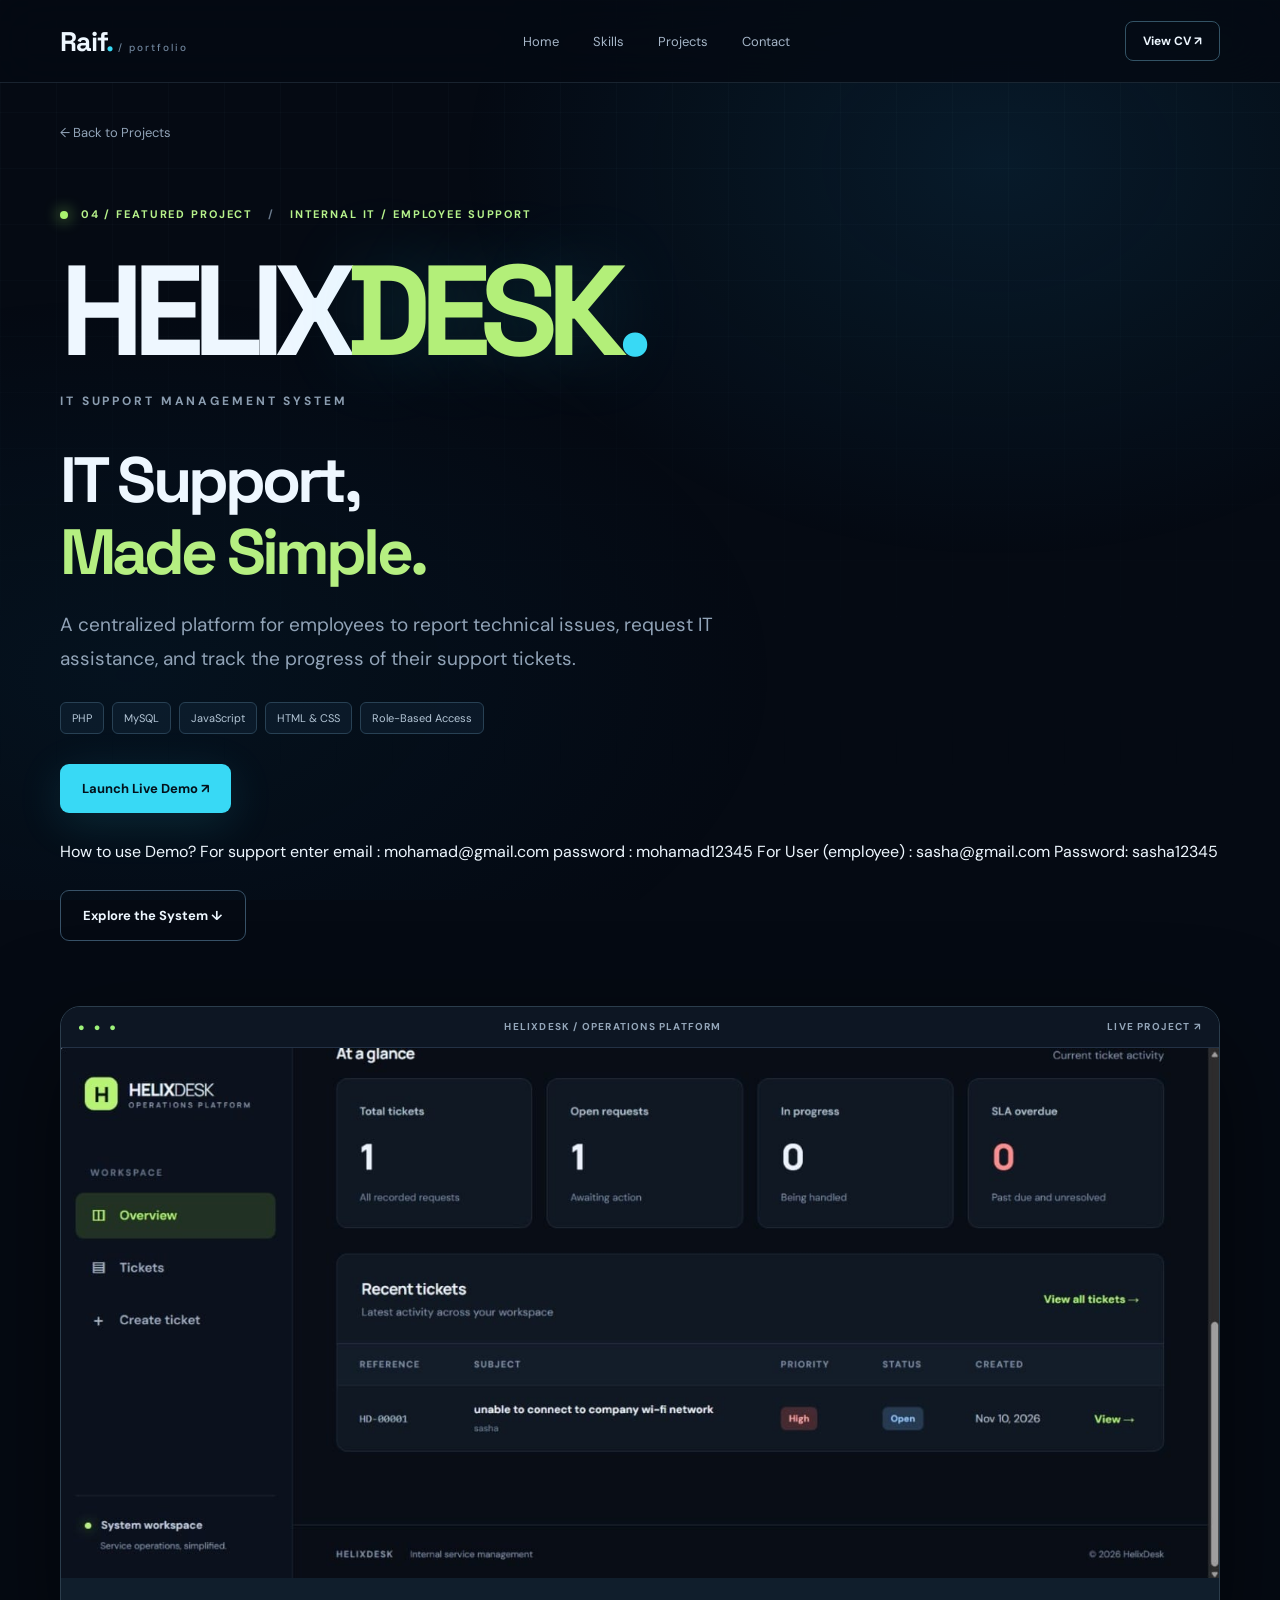
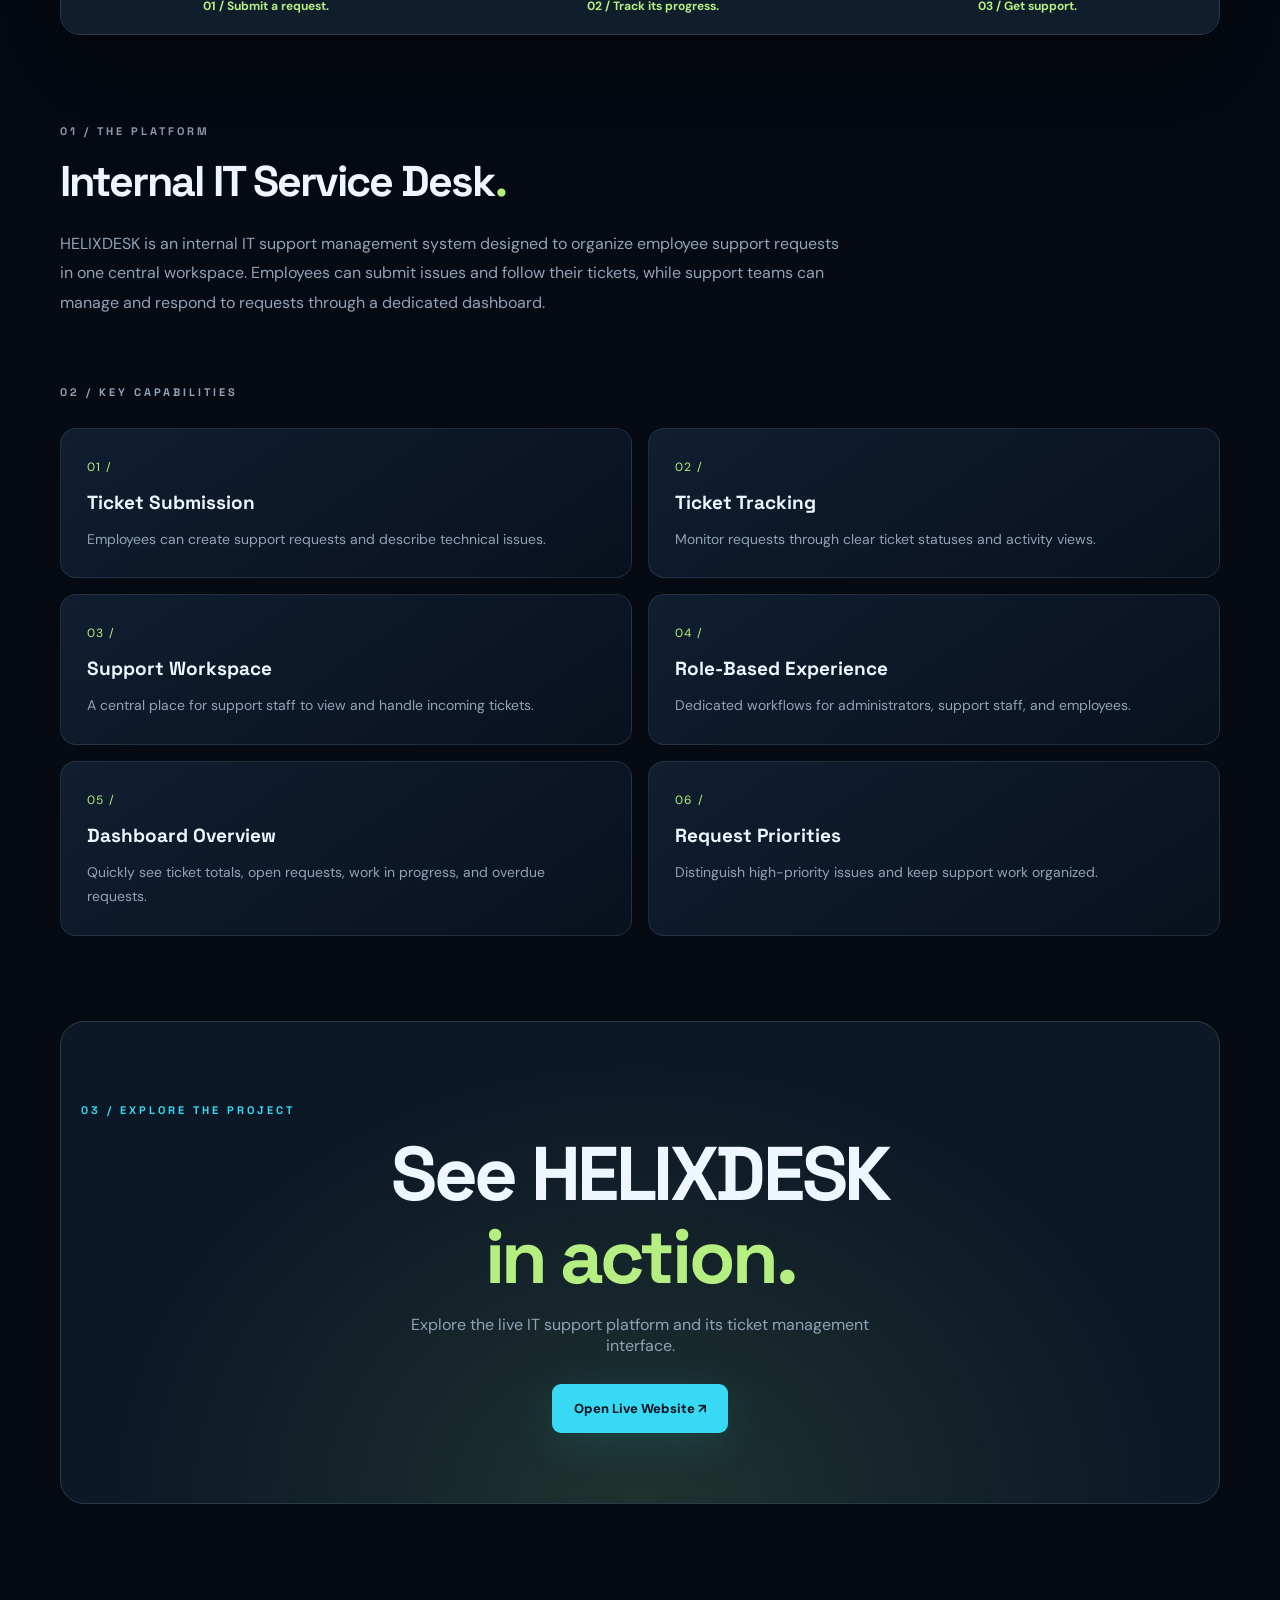
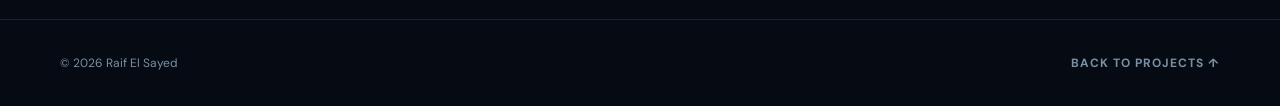
<file: helixdesk.html>
<!doctype html>
<html lang="en">

<head>
    <meta charset="utf-8">
    <meta name="viewport" content="width=device-width, initial-scale=1">

    <meta
        name="description"
        content="HELIXDESK — internal IT support management system by Raif El Sayed."
    >

    <title>HELIXDESK | Raif El Sayed</title>

    <!-- Google Fonts -->
    <link rel="preconnect" href="https://fonts.googleapis.com">
    <link rel="preconnect" href="https://fonts.gstatic.com" crossorigin>

    <link
        href="https://fonts.googleapis.com/css2?family=DM+Sans:wght@400;500;600;700&family=Space+Grotesk:wght@400;500;600;700&display=swap"
        rel="stylesheet"
    >

    <!-- Stylesheet -->
    <link rel="stylesheet" href="style.css">

    <!-- JavaScript -->
    <script src="script.js" defer></script>
</head>

<body class="helix-page">

    <!-- ========================================
         BACKGROUND EFFECTS
    ========================================= -->
    <div class="cursor-glow" aria-hidden="true"></div>
    <div class="progress" aria-hidden="true"></div>


    <!-- ========================================
         HEADER / NAVIGATION
    ========================================= -->
    <header class="site-header">
        <div class="container nav-wrap">

            <!-- Logo -->
            <a class="brand" href="index.html#home">
                Raif<span>.</span>
                <small> / portfolio</small>
            </a>

            <!-- Mobile Menu -->
            <button
                class="menu-toggle"
                aria-label="Toggle menu"
                aria-expanded="false"
            >
                ☰
            </button>

            <!-- Navigation -->
            <nav aria-label="Main navigation">
                <a href="index.html#home">Home</a>
                <a href="index.html#skills">Skills</a>
                <a href="index.html#projects">Projects</a>
                <a href="index.html#contact">Contact</a>
            </nav>

            <!-- CV Button -->
            <a
                class="nav-cta"
                href="RaifELSayed.pdf"
                target="_blank"
                rel="noopener"
            >
                View CV ↗
            </a>

        </div>
    </header>


    <!-- ========================================
         MAIN PROJECT PAGE
    ========================================= -->
    <main class="container project-page">

        <!-- Back Link -->
        <a class="back-link" href="index.html#projects">
            ← Back to Projects
        </a>


        <!-- ========================================
             01 / HELIXDESK INTRODUCTION
        ========================================= -->
        <section class="helix-intro reveal">

            <!-- Project Label -->
            <div class="helix-overline">

                <span class="live-dot"></span>

                04 / FEATURED PROJECT

                <span class="helix-divider">/</span>

                INTERNAL IT / EMPLOYEE SUPPORT

            </div>

            <!-- Project Name -->
            <h1>
                HELIX<span>DESK</span><em>.</em>
            </h1>

            <p class="helix-kicker">
                IT SUPPORT MANAGEMENT SYSTEM
            </p>

            <!-- Main Heading -->
            <h2>
                IT Support,<br>
                <span>Made Simple.</span>
            </h2>

            <!-- Description -->
            <p class="project-description">
                A centralized platform for employees to report
                technical issues, request IT assistance, and track
                the progress of their support tickets.
            </p>

            <!-- Technologies -->
            <div class="tags">
                <span>PHP</span>
                <span>MySQL</span>
                <span>JavaScript</span>
                <span>HTML &amp; CSS</span>
                <span>Role-Based Access</span>
            </div>

            <!-- Action Buttons -->
            <div class="actions">

                <a
                    class="button primary"
                    href="https://helixdesk.infinityfreeapp.com"
                    target="_blank"
                    rel="noopener noreferrer"
                >
                    Launch Live Demo ↗
                </a>
                  <p class="how to use">

                      How to use Demo?
             For support enter email : mohamad@gmail.com
                      password : mohamad12345

             For User (employee) : sasha@gmail.com
                      Password: sasha12345
            </p>

                <a
                    class="button secondary"
                    href="#overview"
                >
                    Explore the System ↓
                </a>

            </div>

        </section>


        <!-- ========================================
             02 / PROJECT SHOWCASE
        ========================================= -->
        <section class="helix-showcase reveal">

            <!-- Browser-Style Header -->
            <div class="visual-bar">

                <span class="visual-dots">
                    ● ● ●
                </span>

                <span>
                    HELIXDESK / OPERATIONS PLATFORM
                </span>

                <span>
                    LIVE PROJECT ↗
                </span>

            </div>


            <!-- Dashboard Screenshot -->
            <button
                type="button"
                class="showcase-image"
                aria-label="Enlarge HELIXDESK dashboard screenshot"
                onclick="document.getElementById('lightbox').showModal()"
            >

                <img
                    src="helixdesk-dashboard.jpg.jpeg"
                    alt="HELIXDESK dashboard showing total tickets, open requests, progress, and SLA metrics"
                >

            </button>


            <!-- Showcase Footer -->
            <div class="showcase-footer">

                <span>
                    01 / Submit a request.
                </span>

                <span>
                    02 / Track its progress.
                </span>

                <span>
                    03 / Get support.
                </span>

            </div>

        </section>


        <!-- ========================================
             03 / PLATFORM OVERVIEW
        ========================================= -->
        <section
            id="overview"
            class="project-content helix-overview"
        >

            <!-- Overview Heading -->
            <p class="eyebrow">
                01 / THE PLATFORM
            </p>

            <h2>
                Internal IT Service Desk<span class="accent-dot">.</span>
            </h2>

            <!-- Overview Description -->
            <p>
                HELIXDESK is an internal IT support management system
                designed to organize employee support requests in one
                central workspace. Employees can submit issues and
                follow their tickets, while support teams can manage
                and respond to requests through a dedicated dashboard.
            </p>


            <!-- ====================================
                 KEY CAPABILITIES
            ===================================== -->
            <p class="eyebrow helix-feature-label">
                02 / KEY CAPABILITIES
            </p>


            <div class="features-grid">

                <!-- Feature 01 -->
                <article class="feature-card">

                    <span class="feature-index">01 /</span>

                    <h3>Ticket Submission</h3>

                    <p>
                        Employees can create support requests
                        and describe technical issues.
                    </p>

                </article>


                <!-- Feature 02 -->
                <article class="feature-card">

                    <span class="feature-index">02 /</span>

                    <h3>Ticket Tracking</h3>

                    <p>
                        Monitor requests through clear ticket
                        statuses and activity views.
                    </p>

                </article>


                <!-- Feature 03 -->
                <article class="feature-card">

                    <span class="feature-index">03 /</span>

                    <h3>Support Workspace</h3>

                    <p>
                        A central place for support staff to
                        view and handle incoming tickets.
                    </p>

                </article>


                <!-- Feature 04 -->
                <article class="feature-card">

                    <span class="feature-index">04 /</span>

                    <h3>Role-Based Experience</h3>

                    <p>
                        Dedicated workflows for administrators,
                        support staff, and employees.
                    </p>

                </article>


                <!-- Feature 05 -->
                <article class="feature-card">

                    <span class="feature-index">05 /</span>

                    <h3>Dashboard Overview</h3>

                    <p>
                        Quickly see ticket totals, open requests,
                        work in progress, and overdue requests.
                    </p>

                </article>


                <!-- Feature 06 -->
                <article class="feature-card">

                    <span class="feature-index">06 /</span>

                    <h3>Request Priorities</h3>

                    <p>
                        Distinguish high-priority issues and
                        keep support work organized.
                    </p>

                </article>

            </div>

        </section>


        <!-- ========================================
             04 / PROJECT CALL TO ACTION
        ========================================= -->
        <section class="helix-endcap reveal">

            <p class="eyebrow">
                03 / EXPLORE THE PROJECT
            </p>

            <h2>
                See HELIXDESK<br>
                <em>in action.</em>
            </h2>

            <p>
                Explore the live IT support platform
                and its ticket management interface.
            </p>

            <a
                class="button primary"
                href="https://helixdesk.infinityfreeapp.com"
                target="_blank"
                rel="noopener noreferrer"
            >
                Open Live Website ↗
            </a>

        </section>

    </main>


    <!-- ========================================
         IMAGE LIGHTBOX / MODAL
    ========================================= -->
    <dialog
        id="lightbox"
        class="lightbox"
        aria-label="HELIXDESK screenshot viewer"
    >

        <!-- Close Button -->
        <button
            class="lightbox-close"
            data-close
            aria-label="Close image viewer"
        >
            ✕
        </button>

        <!-- Enlarged Image -->
        <img
            src="helixdesk-dashboard.jpg.jpeg"
            alt="Enlarged HELIXDESK dashboard"
        >

        <!-- Bottom Controls -->
        <div class="lightbox-controls">

            <button data-close-bottom>
                Close
            </button>

        </div>

    </dialog>


    <!-- ========================================
         FOOTER
    ========================================= -->
    <footer class="site-footer">

        <div class="container footer-inner">

            <span>
                © 2026 Raif El Sayed
            </span>

            <a href="index.html#projects">
                BACK TO PROJECTS ↑
            </a>

        </div>

    </footer>

</body>
</html>
</file>
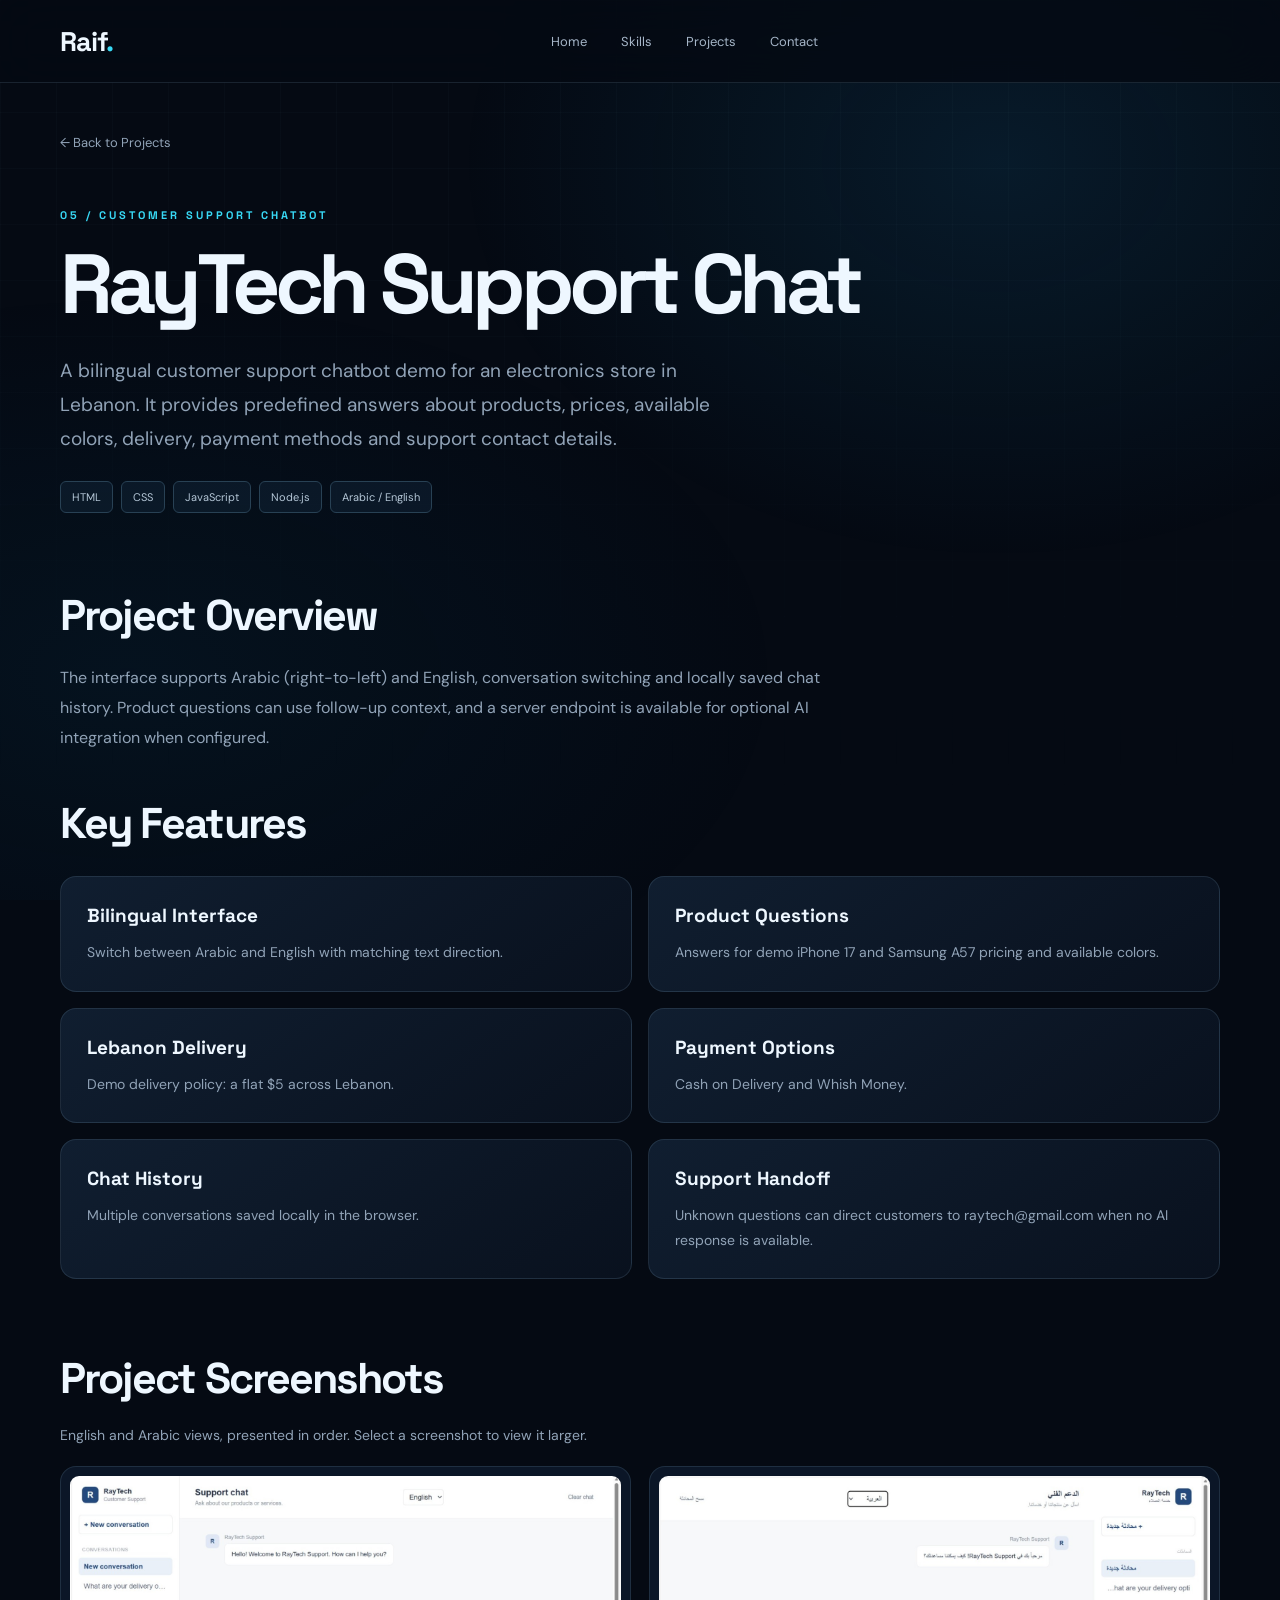
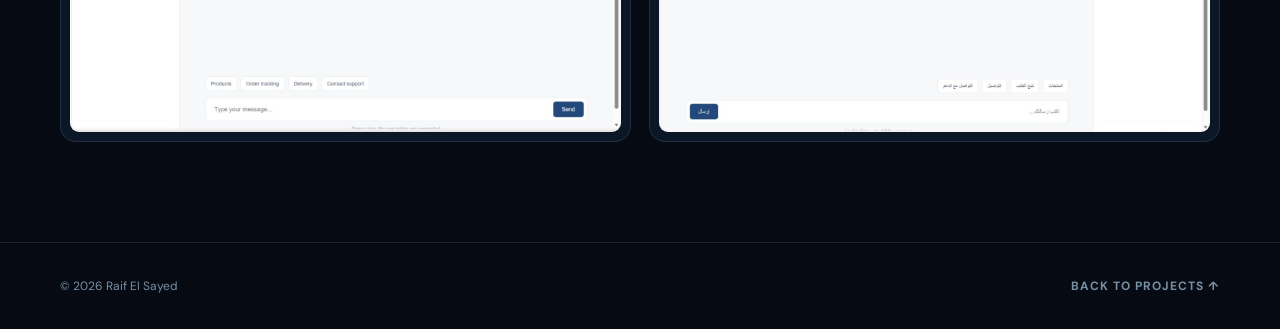
<file: raytech-support.html>
<!doctype html><html lang="en"><head><meta charset="utf-8"><meta name="viewport" content="width=device-width, initial-scale=1"><meta name="description" content="RayTech Support Chat — bilingual customer support chatbot project."><title>RayTech Support Chat | Raif El Sayed</title><link rel="preconnect" href="https://fonts.googleapis.com"><link rel="preconnect" href="https://fonts.gstatic.com" crossorigin><link href="https://fonts.googleapis.com/css2?family=DM+Sans:wght@400;500;600;700&family=Space+Grotesk:wght@400;500;600;700&display=swap" rel="stylesheet"><link rel="stylesheet" href="style.css"><script src="script.js" defer></script></head><body><div class="progress" aria-hidden="true"></div><header class="site-header"><div class="container nav-wrap"><a class="brand" href="index.html#home">Raif<span>.</span></a><button class="menu-toggle" aria-label="Toggle menu" aria-expanded="false">☰</button><nav aria-label="Main navigation"><a href="index.html#home">Home</a><a href="index.html#skills">Skills</a><a href="index.html#projects">Projects</a><a href="index.html#contact">Contact</a></nav></div></header><main class="container project-page"><a class="back-link" href="index.html#projects">← Back to Projects</a><section class="project-intro reveal"><p class="eyebrow">05 / CUSTOMER SUPPORT CHATBOT</p><h1>RayTech Support Chat</h1><p class="project-description">A bilingual customer support chatbot demo for an electronics store in Lebanon. It provides predefined answers about products, prices, available colors, delivery, payment methods and support contact details.</p><div class="tags"><span>HTML</span><span>CSS</span><span>JavaScript</span><span>Node.js</span><span>Arabic / English</span></div></section><section class="project-content reveal"><h2>Project Overview</h2><p>The interface supports Arabic (right-to-left) and English, conversation switching and locally saved chat history. Product questions can use follow-up context, and a server endpoint is available for optional AI integration when configured.</p><h2>Key Features</h2><div class="features-grid"><article class="feature-card"><h3>Bilingual Interface</h3><p>Switch between Arabic and English with matching text direction.</p></article><article class="feature-card"><h3>Product Questions</h3><p>Answers for demo iPhone 17 and Samsung A57 pricing and available colors.</p></article><article class="feature-card"><h3>Lebanon Delivery</h3><p>Demo delivery policy: a flat $5 across Lebanon.</p></article><article class="feature-card"><h3>Payment Options</h3><p>Cash on Delivery and Whish Money.</p></article><article class="feature-card"><h3>Chat History</h3><p>Multiple conversations saved locally in the browser.</p></article><article class="feature-card"><h3>Support Handoff</h3><p>Unknown questions can direct customers to raytech@gmail.com when no AI response is available.</p></article></div></section><section class="project-gallery reveal"><h2>Project Screenshots</h2><p class="muted">English and Arabic views, presented in order. Select a screenshot to view it larger.</p><div class="screenshots-grid"><button type="button" aria-label="Enlarge English interface screenshot"><img src="raytech-support-en.jpg" alt="RayTech Support Chat English interface" loading="lazy"></button><button type="button" aria-label="Enlarge Arabic interface screenshot"><img src="raytech-support-ar.jpg" alt="RayTech Support Chat Arabic right-to-left interface" loading="lazy"></button></div></section></main><dialog id="lightbox" class="lightbox" aria-label="Project screenshot viewer"><button class="lightbox-close" data-close aria-label="Close image viewer">✕</button><img alt="Enlarged project screenshot"><div class="lightbox-controls"><button data-prev aria-label="Previous image">← Previous</button><span data-count></span><button data-next aria-label="Next image">Next →</button></div></dialog><footer class="site-footer"><div class="container footer-inner"><span>© 2026 Raif El Sayed</span><a href="index.html#projects">BACK TO PROJECTS ↑</a></div></footer></body></html>
</file>
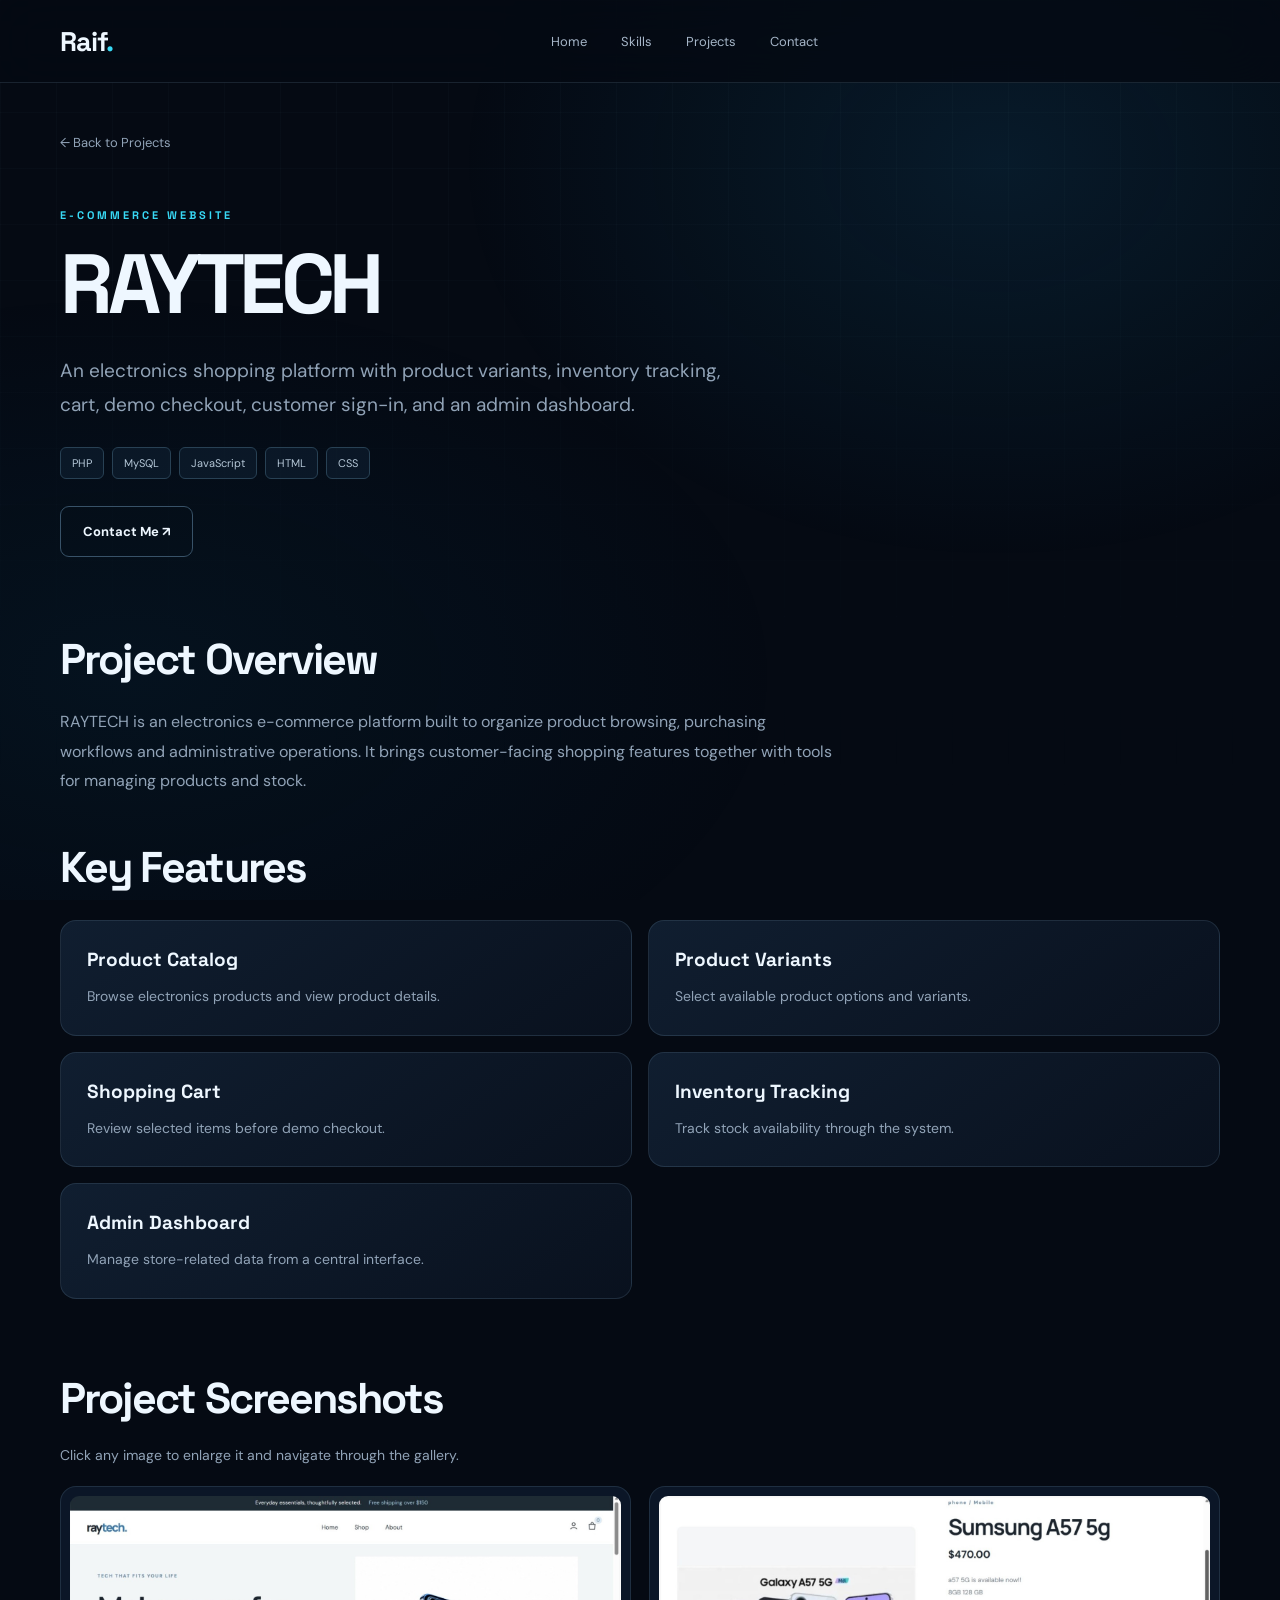
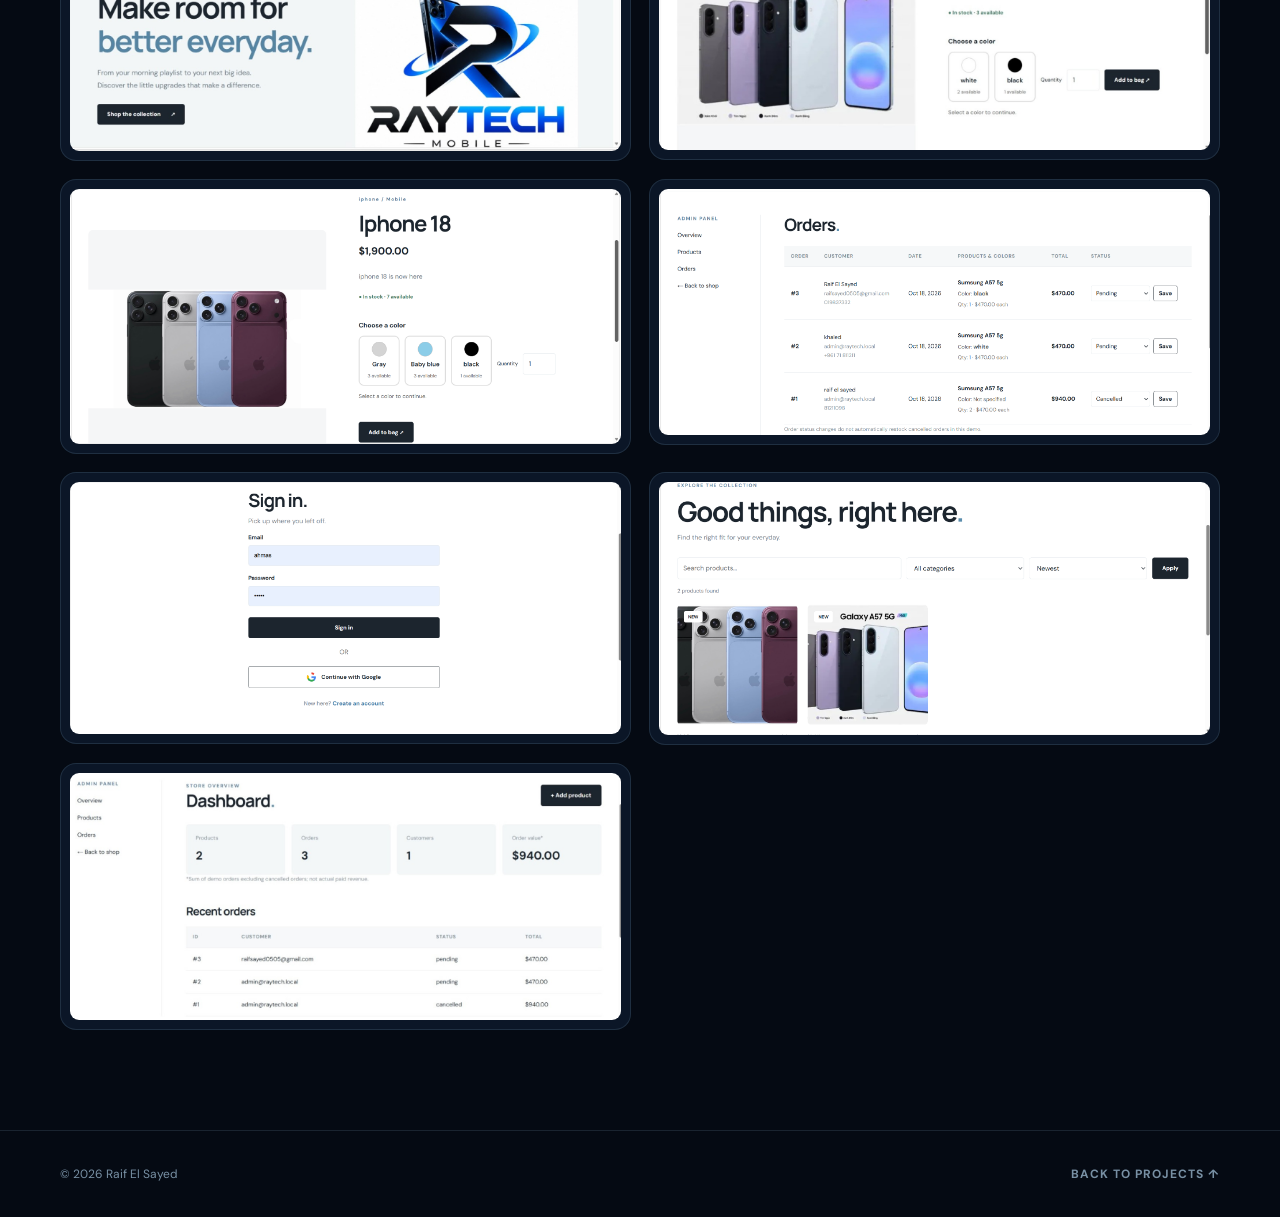
<file: raytech.html>
<!doctype html>
<html lang="en">
<head>
<meta charset="utf-8">
<meta name="viewport" content="width=device-width, initial-scale=1">
<meta name="description" content="RAYTECH — Raif El Sayed portfolio project.">
<title>RAYTECH | Raif El Sayed</title>
<link rel="preconnect" href="https://fonts.googleapis.com">
<link rel="preconnect" href="https://fonts.gstatic.com" crossorigin>
<link href="https://fonts.googleapis.com/css2?family=DM+Sans:wght@400;500;600;700&family=Space+Grotesk:wght@400;500;600;700&display=swap" rel="stylesheet">
<link rel="stylesheet" href="style.css">
<script src="script.js" defer></script>
</head>
<body>
<div class="progress" aria-hidden="true"></div>
<header class="site-header"><div class="container nav-wrap"><a class="brand" href="index.html#home">Raif<span>.</span></a><button class="menu-toggle" aria-label="Toggle menu" aria-expanded="false">☰</button><nav aria-label="Main navigation"><a href="index.html#home">Home</a><a href="index.html#skills">Skills</a><a href="index.html#projects">Projects</a><a href="index.html#contact">Contact</a></nav></div></header>
<main class="container project-page">
<a class="back-link" href="index.html#projects">← Back to Projects</a>
<section class="project-intro"><p class="eyebrow">E-COMMERCE WEBSITE</p><h1>RAYTECH</h1><p class="project-description">An electronics shopping platform with product variants, inventory tracking, cart, demo checkout, customer sign-in, and an admin dashboard.</p><div class="tags"><span>PHP</span><span>MySQL</span><span>JavaScript</span><span>HTML</span><span>CSS</span></div><div class="actions"><a class="button secondary" href="index.html#contact">Contact Me ↗</a></div></section>
<section class="project-content"><h2>Project Overview</h2><p>RAYTECH is an electronics e-commerce platform built to organize product browsing, purchasing workflows and administrative operations. It brings customer-facing shopping features together with tools for managing products and stock.</p><h2>Key Features</h2><div class="features-grid"><article class="feature-card"><h3>Product Catalog</h3><p>Browse electronics products and view product details.</p></article><article class="feature-card"><h3>Product Variants</h3><p>Select available product options and variants.</p></article><article class="feature-card"><h3>Shopping Cart</h3><p>Review selected items before demo checkout.</p></article><article class="feature-card"><h3>Inventory Tracking</h3><p>Track stock availability through the system.</p></article><article class="feature-card"><h3>Admin Dashboard</h3><p>Manage store-related data from a central interface.</p></article></div></section>
<section class="project-gallery"><h2>Project Screenshots</h2><p class="muted">Click any image to enlarge it and navigate through the gallery.</p><div class="screenshots-grid"><button type="button" aria-label="Enlarge screenshot 1"><img src="raytech-home.jpg" alt="RAYTECH screenshot 1" loading="lazy"></button><button type="button" aria-label="Enlarge screenshot 2"><img src="raytech-product.jpg" alt="RAYTECH screenshot 2" loading="lazy"></button><button type="button" aria-label="Enlarge screenshot 3"><img src="rsd.png" alt="RAYTECH screenshot 3" loading="lazy"></button><button type="button" aria-label="Enlarge screenshot 4"><img src="pp.png" alt="RAYTECH screenshot 4" loading="lazy"></button><button type="button" aria-label="Enlarge screenshot 5"><img src="aa.png" alt="RAYTECH screenshot 5" loading="lazy"></button><button type="button" aria-label="Enlarge screenshot 6"><img src="cc.png" alt="RAYTECH screenshot 6" loading="lazy"></button><button type="button" aria-label="Enlarge screenshot 7"><img src="raytech-admin.jpg" alt="RAYTECH screenshot 7" loading="lazy"></button></div></section>
</main>
<dialog id="lightbox" class="lightbox" aria-label="Project screenshot viewer"><button class="lightbox-close" data-close aria-label="Close image viewer">✕</button><img alt="Enlarged project screenshot"><div class="lightbox-controls"><button data-prev aria-label="Previous image">← Previous</button><span data-count></span><button data-next aria-label="Next image">Next →</button></div></dialog>
<footer class="site-footer"><div class="container footer-inner"><span>© 2026 Raif El Sayed</span><a href="index.html#projects">BACK TO PROJECTS ↑</a></div></footer>
</body></html>
</file>
<file: style.css>
/* ========================================
   01. ROOT & GLOBAL
======================================== */

:root {
    --bg: #050a13;
    --panel: #0b1422;
    --panel2: #0e1a2b;
    --cyan: #38d9f5;
    --text: #eef7ff;
    --muted: #91a3b7;
    --border: rgba(149, 185, 211, .15);
}

* {
    box-sizing: border-box;
}

html {
    scroll-behavior: smooth;
    scroll-padding-top: 90px;
}

body {
    margin: 0;
    background: var(--bg);
    color: var(--text);
    font-family: 'DM Sans', sans-serif;
    overflow-x: hidden;
}

a {
    color: inherit;
    text-decoration: none;
}

button {
    font: inherit;
}

.container {
    width: min(1160px, calc(100% - 48px));
    margin: auto;
}

::selection {
    background: var(--cyan);
    color: #06121b;
}

body::before {
    content: "";
    position: fixed;
    inset: 0;
    pointer-events: none;
    z-index: -2;
    background:
        radial-gradient(ellipse at 78% 18%, rgba(23,125,178,.15), transparent 38%),
        radial-gradient(ellipse at 10% 75%, rgba(8,90,136,.10), transparent 40%);
    animation: ambient 12s ease-in-out infinite alternate;
}

body::after {
    content: "";
    position: fixed;
    inset: 0;
    z-index: -1;
    pointer-events: none;
    background-image:
        linear-gradient(rgba(128,170,190,.035) 1px, transparent 1px),
        linear-gradient(90deg, rgba(128,170,190,.035) 1px, transparent 1px);
    background-size: 56px 56px;
    mask-image: linear-gradient(#000, transparent 90%);
}

@keyframes ambient {
    to {
        transform: scale(1.15);
        filter: hue-rotate(24deg);
    }
}


/* ========================================
   02. NAVIGATION
======================================== */

.site-header {
    position: sticky;
    top: 0;
    z-index: 30;
    border-bottom: 1px solid var(--border);
    background: rgba(5,10,19,.78);
    backdrop-filter: blur(24px);
}

.nav-wrap {
    height: 82px;
    display: flex;
    align-items: center;
    gap: 36px;
}

.brand {
    font: 700 27px 'Space Grotesk', sans-serif;
    letter-spacing: -1px;
}

.brand span,
.accent,
h2 em {
    color: var(--cyan);
}

.brand small {
    font: 500 10px 'DM Sans';
    letter-spacing: 2px;
    color: #70869d;
}

.nav-wrap nav {
    display: flex;
    gap: 34px;
    margin: auto;
}

.nav-wrap nav a {
    font-size: 13px;
    color: #a6b6c8;
    transition: color .2s;
}

.nav-wrap nav a:hover,
.site-footer a:hover {
    color: var(--cyan);
}

.nav-cta {
    border: 1px solid #335365;
    border-radius: 8px;
    padding: 11px 17px;
    font-size: 12px;
    font-weight: 700;
    transition: .3s;
}

.nav-cta:hover {
    background: var(--cyan);
    color: #06111d;
}

.menu-toggle {
    display: none;
}


/* ========================================
   03. SCROLL PROGRESS & CURSOR
======================================== */

.progress {
    position: fixed;
    top: 0;
    left: 0;
    width: 0;
    height: 2px;
    background: var(--cyan);
    z-index: 100;
    box-shadow: 0 0 14px var(--cyan);
}

.cursor-glow {
    position: fixed;
    width: 500px;
    height: 500px;
    border-radius: 50%;
    background: radial-gradient(circle, rgba(25,165,206,.075), transparent 65%);
    pointer-events: none;
    z-index: 0;
    transform: translate(-50%,-50%);
    opacity: 0;
}


/* ========================================
   04. HERO SECTION
======================================== */

.hero {
    min-height: calc(100vh - 82px);
    display: grid;
    grid-template-columns: 1.18fr .82fr;
    align-items: center;
    gap: 55px;
    padding-top: 65px;
    padding-bottom: 55px;
}

.eyebrow {
    font: 700 11px 'Space Grotesk';
    letter-spacing: 3px;
    color: var(--cyan);
    display: flex;
    align-items: center;
    gap: 12px;
}

.pulse {
    height: 7px;
    width: 7px;
    border-radius: 50%;
    background: var(--cyan);
    box-shadow: 0 0 0 7px rgba(56,217,245,.09);
    animation: pulse 2s infinite;
}

@keyframes pulse {
    50% {
        box-shadow: 0 0 0 13px rgba(56,217,245,0);
    }
}

h1, h2, h3 {
    font-family: 'Space Grotesk', sans-serif;
}

h1 {
    font-size: clamp(62px,7.4vw,106px);
    line-height: 1.02;
    letter-spacing: -.075em;
    margin: 27px 0 28px;
}

h1 span {
    color: var(--cyan);
    text-shadow: 0 0 80px rgba(56,217,245,.18);
}

.lead {
    font-size: 15px;
    line-height: 1.95;
    color: var(--muted);
    max-width: 640px;
}

.actions {
    display: flex;
    gap: 12px;
    flex-wrap: wrap;
    margin-top: 35px;
}

.button {
    padding: 16px 22px;
    border-radius: 9px;
    font-size: 13px;
    font-weight: 700;
    display: inline-flex;
    gap: 25px;
    justify-content: space-between;
    transition: transform .25s, box-shadow .25s, border-color .25s;
}

.button:hover {
    transform: translateY(-4px);
}

.primary {
    background: var(--cyan);
    color: #03111b;
    box-shadow: 0 10px 45px rgba(56,217,245,.13);
}

.primary:hover {
    box-shadow: 0 12px 50px rgba(56,217,245,.3);
}

.secondary {
    border: 1px solid #385268;
}

.secondary:hover {
    border-color: var(--cyan);
}

.hero-bottom {
    display: flex;
    justify-content: space-between;
    gap: 10px;
    color: #587186;
    font-size: 10px;
    letter-spacing: 2px;
    margin-top: 75px;
}

.hero-art {
    position: relative;
    display: grid;
    place-items: center;
    min-height: 490px;
}

.photo-frame {
    width: min(100%,380px);
    aspect-ratio: 4/5;
    position: relative;
    border: 1px solid rgba(56,217,245,.45);
    border-radius: 190px 190px 22px 22px;
    padding: 12px;
    transform: rotate(2deg);
    transition: transform .5s;
}

.photo-frame:hover {
    transform: rotate(0deg) translateY(-8px);
}

.photo-frame img {
    width: 100%;
    height: 100%;
    object-fit: cover;
    object-position: center top;
    border-radius: 180px 180px 12px 12px;
    filter: saturate(.82) contrast(1.07);
}

.photo-corner {
    position: absolute;
    width: 55px;
    height: 55px;
    border-color: var(--cyan);
}

.photo-corner.top {
    top: -12px;
    right: -12px;
    border-top: 2px solid;
    border-right: 2px solid;
}

.photo-corner.bottom {
    bottom: -12px;
    left: -12px;
    border-bottom: 2px solid;
    border-left: 2px solid;
}

.photo-glow {
    position: absolute;
    z-index: -1;
    width: 90%;
    height: 80%;
    background: rgba(0,167,218,.2);
    filter: blur(85px);
}

.orbit-label {
    position: absolute;
    right: -8px;
    bottom: 50px;
    color: var(--cyan);
    background: #0c1c2c;
    border: 1px solid #26506a;
    border-radius: 10px;
    padding: 15px 19px;
    font: 500 13px monospace;
    box-shadow: 0 20px 50px #0009;
}


/* ========================================
   05. GENERAL SECTIONS
======================================== */

.section {
    padding: 125px 0;
}

.section-soft {
    background: linear-gradient(180deg, rgba(11,22,37,.65), rgba(7,14,26,.55));
    border-block: 1px solid rgba(120,160,190,.07);
}

.section-heading {
    display: flex;
    justify-content: space-between;
    align-items: end;
    gap: 25px;
    margin-bottom: 48px;
}

h2 {
    font-size: clamp(40px,5vw,68px);
    letter-spacing: -.065em;
    margin: 16px 0;
}

h2 em {
    font-style: normal;
}

.section-subtitle {
    color: var(--muted);
    line-height: 1.8;
    font-size: 15px;
    max-width: 550px;
}


/* ========================================
   06. SKILLS
======================================== */

.skills-grid {
    display: grid;
    grid-template-columns: repeat(6,1fr);
    gap: 16px;
}

.skill-card {
    grid-column: span 2;
    min-height: 250px;
    padding: 29px;
    background: linear-gradient(145deg,#101e30,#09111e);
    border: 1px solid var(--border);
    border-radius: 18px;
    transition: border-color .3s, box-shadow .3s, transform .25s;
    transform-style: preserve-3d;
}

.skill-card:nth-child(4),
.skill-card:nth-child(5) {
    grid-column: span 3;
}

.skill-card:hover {
    border-color: rgba(56,217,245,.55);
    box-shadow: 0 20px 50px #0005, 0 0 45px rgba(56,217,245,.05);
}

.card-number {
    font: 600 12px monospace;
    color: var(--cyan);
}

.skill-card h3 {
    font-size: 21px;
    letter-spacing: -.04em;
    margin: 25px 0 22px;
}

.tags {
    display: flex;
    gap: 8px;
    flex-wrap: wrap;
}

.tags span {
    border: 1px solid #284154;
    background: rgba(24,48,69,.35);
    border-radius: 6px;
    padding: 8px 11px;
    color: #b5c7d7;
    font-size: 11px;
}

.language-row {
    display: flex;
    justify-content: space-between;
    border-bottom: 1px solid var(--border);
    padding: 10px 0;
    font-size: 13px;
    color: #bdc9d7;
}

.language-row strong {
    color: var(--cyan);
    font-weight: 500;
}


/* ========================================
   07. PROJECTS
======================================== */

.project-count {
    font: 700 11px monospace;
    color: var(--cyan);
    border: 1px solid #264454;
    padding: 13px 18px;
    border-radius: 40px;
    white-space: nowrap;
}

.projects-list {
    display: grid;
    gap: 27px;
}

.project-card {
    display: grid;
    grid-template-columns: 1.1fr .9fr;
    min-height: 360px;
    border: 1px solid var(--border);
    border-radius: 22px;
    background: linear-gradient(125deg,#0c1726,#0b1320);
    overflow: hidden;
    transition: border-color .3s, box-shadow .3s;
}

.project-card:hover {
    border-color: rgba(56,217,245,.4);
    box-shadow: 0 25px 70px #0007;
}

.project-card:nth-child(even) .project-image {
    order: 2;
}

.project-image {
    position: relative;
    display: grid;
    place-items: center;
    background:
        radial-gradient(circle at 25% 20%,rgba(56,217,245,.15),transparent 50%),
        linear-gradient(135deg,#0e2032,#08111f);
    overflow: hidden;
    min-height: 310px;
}

.project-preview-mark {
    display: grid;
    place-items: center;
    margin: auto;
    padding: 22px 30px;
    border: 1px solid rgba(56,217,245,.28);
    border-radius: 16px;
    color: var(--cyan);
    letter-spacing: .13em;
    font-size: .79rem;
    font-weight: 700;
    text-align: center;
    transition: transform .3s, border-color .3s;
}

.project-card:hover .project-preview-mark {
    transform: translateY(-4px);
    border-color: var(--cyan);
}

.android-image {
    background:
        radial-gradient(circle at 25% 20%,rgba(56,217,245,.15),transparent 50%),
        linear-gradient(135deg,#0c1b30,#08111f);
}

.project-details {
    padding: 44px;
    display: flex;
    flex-direction: column;
    align-items: flex-start;
    justify-content: center;
    min-width: 0;
}

.project-type {
    font: 700 11px 'Space Grotesk';
    letter-spacing: 2px;
    color: var(--cyan);
    line-height: 1.8;
}

.project-details h3 {
    font-size: clamp(29px,3.5vw,45px);
    letter-spacing: -.055em;
    margin: 14px 0;
}

.project-details > p:not(.project-type) {
    font-size: 14px;
    line-height: 1.9;
    color: var(--muted);
    margin: 0 0 22px;
}

.project-button {
    display: flex;
    justify-content: space-between;
    gap: 40px;
    align-items: center;
    margin-top: 29px;
    border-bottom: 1px solid var(--cyan);
    padding: 0 0 12px;
    font-size: 13px;
    font-weight: 700;
    transition: gap .3s, color .3s;
}

.project-button:hover {
    gap: 55px;
    color: var(--cyan);
}


/* ========================================
   08. HELIXDESK FEATURED PROJECT
======================================== */

.featured-project {
    position: relative;
    overflow: hidden;
    grid-column: 1/-1;
    margin-bottom: 30px;
    border: 1px solid rgba(181,246,117,.25);
    border-radius: 24px;
    background:
        radial-gradient(ellipse at 85% 0%,rgba(141,228,105,.10),transparent 48%),
        linear-gradient(130deg,#0e1926,#08101c 70%);
    box-shadow: 0 25px 90px #0004;
}

.featured-project::before {
    content: "";
    position: absolute;
    inset: 0;
    pointer-events: none;
    background: linear-gradient(110deg,transparent 20%,rgba(255,255,255,.025) 50%,transparent 80%);
}

.featured-top {
    display: flex;
    justify-content: space-between;
    gap: 15px;
    padding: 22px 30px;
    border-bottom: 1px solid rgba(255,255,255,.08);
    color: #a9b7c8;
    font-size: 11px;
    font-weight: 700;
    letter-spacing: .13em;
}

.featured-top > span:first-child {
    color: #c4f78a;
}

.live-dot {
    display: inline-block;
    width: 8px;
    height: 8px;
    border-radius: 50%;
    background: #a9f36e;
    box-shadow: 0 0 15px #9cf369;
    vertical-align: middle;
    margin-right: 8px;
    animation: livePulse 2.3s infinite;
}

@keyframes livePulse {
    50% {
        box-shadow: 0 0 22px #a9f36e;
        opacity: .65;
    }
}

.featured-layout {
    display: grid;
    grid-template-columns: .92fr 1.08fr;
    align-items: center;
    gap: 38px;
    padding: 42px 34px 44px;
}

.featured-copy {
    min-width: 0;
}

.featured-copy .project-type {
    color: #b3ec81;
    font-size: 11px;
    letter-spacing: .13em;
    line-height: 1.8;
}

.featured-copy h3 {
    font-family: 'Space Grotesk',sans-serif;
    font-size: clamp(42px,5.2vw,76px);
    line-height: 1.05;
    letter-spacing: -.065em;
    margin: 20px 0 13px;
    color: #f2f9ff;
}

.featured-copy h3 > span {
    color: #b4f17a;
}

.featured-period {
    color: var(--cyan) !important;
}

.featured-tagline {
    font-size: clamp(20px,2.2vw,30px);
    font-weight: 700;
    letter-spacing: -.04em;
    color: #e7f3ff;
    margin: 0 0 16px;
}

.featured-description {
    font-size: 15px;
    line-height: 1.9;
    color: #9daec0;
    max-width: 540px;
}

.featured-steps {
    display: flex;
    flex-wrap: wrap;
    gap: 10px 16px;
    margin: 25px 0;
    color: #c8d7e3;
    font-size: 12px;
    font-weight: 700;
}

.featured-steps span {
    border-left: 2px solid #b4f17a;
    padding-left: 10px;
}

.featured-actions {
    display: flex;
    flex-wrap: wrap;
    gap: 12px;
    margin-top: 26px;
}

.featured-visual {
    display: flex;
    flex-direction: column;
    min-height: 320px;
    min-width: 0;
    overflow: hidden;
    border-radius: 15px;
    border: 1px solid #314254;
    background:
        radial-gradient(circle at 25% 20%,rgba(56,217,245,.15),transparent 50%),
        linear-gradient(135deg,#0e2032,#08111f);
    transform: perspective(1300px) rotateY(-3deg);
    transition: transform .45s, box-shadow .45s;
    box-shadow: 0 25px 60px #0008;
}

.featured-visual:hover {
    transform: perspective(1300px) rotateY(0deg) translateY(-5px);
    box-shadow: 0 30px 80px #000b;
}

.featured-visual .project-preview-mark {
    flex: 1;
    width: max-content;
    max-width: calc(100% - 30px);
    align-self: center;
}

.visual-bar {
    display: flex;
    justify-content: space-between;
    align-items: center;
    gap: 8px;
    padding: 13px 17px;
    color: #94a6b9;
    background: #0d1623;
    font-size: 10px;
    letter-spacing: .12em;
    font-weight: 700;
    border-bottom: 1px solid #233145;
}

.visual-dots {
    color: #9ef279;
    letter-spacing: 3px;
    font-size: 11px;
}

.visual-caption {
    display: flex;
    justify-content: space-between;
    gap: 8px;
    padding: 15px 18px;
    font-size: 10px;
    letter-spacing: .12em;
    color: #92a4b9;
}

.visual-caption b {
    color: #b6ef81;
}


/* ========================================
   09. CONTACT
======================================== */

.contact-grid {
    display: grid;
    grid-template-columns: 1fr 1fr;
    gap: 14px;
}

.contact-link {
    position: relative;
    display: flex;
    flex-direction: column;
    gap: 13px;
    padding: 30px;
    background: #0c1827;
    border: 1px solid var(--border);
    border-radius: 15px;
    min-height: 130px;
    transition: transform .3s, border-color .3s;
}

.contact-link:hover {
    transform: translateY(-5px);
    border-color: var(--cyan);
}

.contact-link > span {
    color: var(--cyan);
    font-size: 12px;
}

.contact-link strong {
    font: 600 clamp(14px,1.6vw,20px) 'Space Grotesk';
    overflow-wrap: anywhere;
}

.contact-link b {
    position: absolute;
    right: 25px;
    top: 27px;
    color: var(--cyan);
}


/* ========================================
   10. FOOTER
======================================== */

.site-footer {
    border-top: 1px solid var(--border);
}

.footer-inner {
    display: flex;
    justify-content: space-between;
    padding: 35px 0;
    font-size: 12px;
    color: #7890a4;
}

.footer-inner a {
    font-weight: 700;
    letter-spacing: 1px;
}


/* ========================================
   11. SCROLL REVEAL
======================================== */

.reveal {
    opacity: 0;
    transform: translateY(48px);
    transition: opacity .85s, transform .85s cubic-bezier(.2,.8,.2,1);
}

.reveal.visible {
    opacity: 1;
    transform: translateY(0);
}


/* ========================================
   12. PROJECT DETAIL PAGES
======================================== */

.project-page {
    padding-top: 48px;
    padding-bottom: 100px;
    min-width: 0;
}

.back-link {
    display: inline-flex;
    align-items: center;
    color: var(--muted);
    font-size: 13px;
    margin-bottom: 46px;
}

.back-link:hover {
    color: var(--cyan);
}

.project-intro {
    max-width: 820px;
    margin-bottom: 75px;
}

.project-intro h1 {
    font-size: clamp(42px,7vw,84px);
    letter-spacing: -.065em;
    line-height: 1.07;
    margin: 18px 0 24px;
    overflow-wrap: break-word;
}

.project-description {
    max-width: 670px;
    font-size: clamp(15px,2vw,19px);
    line-height: 1.8;
    color: var(--muted);
}

.project-intro .tags {
    margin-top: 25px;
}

.project-intro .actions {
    margin-top: 27px;
}

.project-content {
    margin-bottom: 72px;
}

.project-content > p {
    max-width: 780px;
    line-height: 1.85;
    color: var(--muted);
}

.project-page h2 {
    font-size: clamp(28px,4vw,43px);
    letter-spacing: -.045em;
    margin: 44px 0 20px;
}

.features-grid {
    display: grid;
    grid-template-columns: repeat(2,minmax(0,1fr));
    gap: 16px;
    margin-top: 25px;
}

.feature-card {
    background: linear-gradient(145deg,#101e30,#09111e);
    border: 1px solid var(--border);
    border-radius: 16px;
    padding: 26px;
    min-width: 0;
}

.feature-card h3 {
    font-size: 19px;
    margin: 0 0 12px;
}

.feature-card p {
    font-size: 14px;
    line-height: 1.75;
    color: var(--muted);
    margin: 0;
}

.project-gallery .muted {
    color: var(--muted);
    font-size: 14px;
    margin-bottom: 22px;
}

.screenshots-grid {
    display: grid;
    grid-template-columns: repeat(2,minmax(0,1fr));
    gap: 18px;
    align-items: start;
}

.screenshots-grid button {
    appearance: none;
    display: block;
    width: 100%;
    min-width: 0;
    margin: 0;
    padding: 9px;
    background: #0b1627;
    border: 1px solid var(--border);
    border-radius: 16px;
    cursor: zoom-in;
    overflow: hidden;
    transition: border-color .25s, transform .25s, box-shadow .25s;
}

.screenshots-grid button:hover {
    border-color: var(--cyan);
    transform: translateY(-4px);
    box-shadow: 0 18px 45px #0007;
}

.screenshots-grid img {
    display: block;
    width: 100%;
    max-width: 100%;
    height: auto;
    object-fit: contain;
    border-radius: 9px;
}

.lightbox {
    position: fixed;
    inset: 0;
    width: min(95vw,1200px);
    max-width: 95vw;
    max-height: 94dvh;
    padding: 52px 16px 18px;
    background: #07111d;
    color: var(--text);
    border: 1px solid #345365;
    border-radius: 16px;
    overflow: auto;
}

.lightbox::backdrop {
    background: rgba(0,0,0,.88);
    backdrop-filter: blur(7px);
}

.lightbox > img {
    display: block;
    max-width: 100%;
    max-height: calc(94dvh - 145px);
    width: auto;
    height: auto;
    object-fit: contain;
    margin: auto;
}

.lightbox-close {
    position: absolute;
    right: 12px;
    top: 10px;
    background: transparent;
    border: 0;
    color: var(--text);
    font-size: 24px;
    cursor: pointer;
}

.lightbox-controls {
    display: flex;
    align-items: center;
    justify-content: center;
    gap: 20px;
    margin-top: 18px;
}

.lightbox-controls button {
    background: #10243a;
    color: var(--text);
    border: 1px solid #335168;
    border-radius: 8px;
    padding: 10px 15px;
    cursor: pointer;
}

.lightbox-controls button:hover {
    border-color: var(--cyan);
}


/* ========================================
   13. HELIXDESK DETAIL PAGE
======================================== */

.helix-page .project-page {
    padding-top: 38px;
}

.helix-intro {
    padding: 20px 0 65px;
}

.helix-overline {
    font-size: 11px;
    font-weight: 700;
    letter-spacing: .17em;
    color: #b7f28b;
}

.helix-divider {
    margin: 0 10px;
    color: #6b7b8e;
}

.helix-intro h1 {
    font-family: 'Space Grotesk',sans-serif;
    font-size: clamp(55px,10vw,140px);
    line-height: 1.02;
    letter-spacing: -.085em;
    margin: 25px 0 16px;
    overflow-wrap: anywhere;
}

.helix-intro h1 span {
    color: #b3ef79;
}

.helix-intro h1 em {
    color: var(--cyan);
    font-style: normal;
}

.helix-kicker {
    font-size: 12px;
    letter-spacing: .24em;
    color: #8b9db0;
    font-weight: 700;
}

.helix-intro h2 {
    font-size: clamp(34px,5vw,66px);
    line-height: 1.13;
    letter-spacing: -.06em;
    margin: 35px 0 20px;
}

.helix-intro h2 span {
    color: #b5ef81;
}

.helix-intro .project-description {
    max-width: 700px;
}

.helix-intro .tags {
    margin: 25px 0;
}

.helix-intro .actions {
    margin-top: 30px;
}

.helix-showcase {
    overflow: hidden;
    border-radius: 20px;
    border: 1px solid #2b3d4c;
    background: #0b1522;
    box-shadow: 0 35px 100px #0008;
}

.showcase-image {
    display: block;
    width: 100%;
    padding: 0;
    border: 0;
    background: transparent;
    cursor: zoom-in;
}

.showcase-image img {
    display: block;
    width: 100%;
    height: auto;
}

.showcase-footer {
    display: flex;
    justify-content: space-around;
    flex-wrap: wrap;
    gap: 15px;
    padding: 20px;
    background: #101e2c;
    color: #b6ef81;
    font-size: 12px;
    font-weight: 700;
}

.helix-overview {
    padding-top: 75px;
}

.helix-overview h2 {
    margin-top: 12px;
}

.accent-dot {
    color: #b5ef81;
}

.helix-feature-label {
    margin-top: 65px !important;
}

.feature-index {
    display: inline-block;
    color: #b4f17a;
    font-size: 12px;
    letter-spacing: .1em;
    margin-bottom: 15px;
}

.helix-endcap {
    text-align: center;
    padding: 70px 20px;
    margin: 85px 0 15px;
    border: 1px solid #273d46;
    border-radius: 24px;
    background:
        radial-gradient(ellipse at 50% 100%,rgba(169,243,110,.12),transparent 65%),
        #0c1826;
}

.helix-endcap h2 {
    font-size: clamp(38px,6vw,76px);
    line-height: 1.1;
    margin: 15px 0;
}

.helix-endcap h2 em {
    color: #b5ef81;
    font-style: normal;
}

.helix-endcap > p:not(.eyebrow) {
    color: var(--muted);
    margin: 0 auto 28px;
    max-width: 500px;
}

.helix-page .lightbox img {
    width: 100%;
    height: auto;
    max-height: calc(94dvh - 145px);
    object-fit: contain;
}


/* ========================================
   14. TABLET RESPONSIVE
======================================== */

@media (max-width: 900px) {

    .hero {
        grid-template-columns: 1fr;
        gap: 25px;
        padding-top: 65px;
    }

    .hero-art {
        min-height: 380px;
        grid-row: 1;
    }

    .photo-frame {
        width: 260px;
    }

    .orbit-label {
        right: 12%;
        bottom: 20px;
    }

    .hero-bottom {
        margin-top: 45px;
    }

    .skills-grid {
        grid-template-columns: repeat(2,1fr);
    }

    .skill-card,
    .skill-card:nth-child(4),
    .skill-card:nth-child(5) {
        grid-column: span 1;
    }

    .project-details {
        padding: 30px;
    }

    .featured-layout {
        grid-template-columns: 1fr;
        gap: 26px;
    }

    .featured-visual {
        transform: none;
    }

    .featured-visual:hover {
        transform: translateY(-3px);
    }
}


/* ========================================
   15. MOBILE RESPONSIVE
======================================== */

@media (max-width: 650px) {

    .container {
        width: min(calc(100% - 32px),1160px);
    }

    .nav-wrap {
        height: 68px;
    }

    .brand small,
    .nav-cta {
        display: none;
    }

    .menu-toggle {
        display: block;
        margin-left: auto;
        border: 1px solid #345168;
        color: var(--cyan);
        background: #0b1928;
        padding: 8px 12px;
        border-radius: 7px;
        cursor: pointer;
    }

    .nav-wrap nav {
        display: none;
        position: absolute;
        top: 68px;
        left: 0;
        right: 0;
        flex-direction: column;
        gap: 0;
        background: #07111d;
        border-bottom: 1px solid var(--border);
        padding: 12px 16px;
    }

    .nav-wrap nav.open {
        display: flex;
    }

    .nav-wrap nav a {
        padding: 14px;
    }

    .hero {
        padding-top: 35px;
    }

    .hero-art {
        min-height: 310px;
    }

    .photo-frame {
        width: 215px;
    }

    .orbit-label {
        right: 0;
        font-size: 11px;
    }

    .hero-bottom {
        font-size: 9px;
    }

    h1 {
        font-size: clamp(54px,12vw,78px);
    }

    .lead {
        font-size: 14px;
    }

    .section {
        padding: 80px 0;
    }

    .skills-grid,
    .contact-grid {
        grid-template-columns: 1fr;
    }

    .skill-card,
    .skill-card:nth-child(4),
    .skill-card:nth-child(5) {
        grid-column: auto;
        min-height: auto;
    }

    .section-heading {
        align-items: flex-start;
        flex-direction: column;
    }

    .project-card {
        grid-template-columns: minmax(0,1fr);
    }

    .project-card:nth-child(even) .project-image {
        order: 0;
    }

    .project-image {
        width: 100%;
        min-height: 0;
        height: auto;
        aspect-ratio: 16/10;
    }

    .project-details {
        width: 100%;
        min-width: 0;
        padding: 25px;
        overflow-wrap: anywhere;
    }

    .project-details h3 {
        font-size: 32px;
    }

    .featured-top {
        padding: 17px;
        font-size: 9px;
        flex-wrap: wrap;
    }

    .featured-layout {
        padding: 25px 18px;
    }

    .featured-copy h3 {
        font-size: clamp(39px,10vw,56px);
    }

    .featured-actions .button {
        flex: 1;
        justify-content: center;
        white-space: nowrap;
        font-size: 12px;
    }

    .featured-steps {
        flex-direction: column;
    }

    .visual-bar {
        font-size: 8px;
        padding: 10px;
    }

    .visual-caption {
        font-size: 9px;
    }

    .footer-inner {
        gap: 15px;
        flex-wrap: wrap;
    }

    .cursor-glow {
        display: none;
    }

    /* Project detail pages */

    .project-page {
        padding-top: 26px;
        padding-bottom: 70px;
    }

    .back-link {
        margin-bottom: 25px;
    }

    .project-intro {
        margin-bottom: 48px;
    }

    .project-intro h1 {
        font-size: clamp(38px,10vw,56px);
    }

    .project-content {
        margin-bottom: 45px;
    }

    .project-page h2 {
        margin: 30px 0 15px;
    }

    .features-grid,
    .screenshots-grid {
        grid-template-columns: minmax(0,1fr);
        gap: 14px;
    }

    .feature-card {
        padding: 20px;
    }

    .screenshots-grid button {
        padding: 6px;
        border-radius: 12px;
    }

    .screenshots-grid img {
        width: 100%;
        height: auto;
        object-fit: contain;
    }

    .lightbox {
        width: 98vw;
        max-width: 98vw;
        padding: 46px 8px 12px;
    }

    .lightbox-controls {
        gap: 10px;
    }

    .lightbox-controls button {
        font-size: 12px;
        padding: 9px;
    }

    /* HELIXDESK detail page */

    .helix-intro {
        padding-bottom: 40px;
    }

    .helix-intro h1 {
        font-size: clamp(45px,11.5vw,72px);
    }

    .helix-overline {
        font-size: 9px;
        line-height: 2;
    }

    .showcase-footer {
        justify-content: flex-start;
    }

    .helix-overview {
        padding-top: 45px;
    }

    .helix-endcap {
        margin-top: 55px;
        padding: 55px 15px;
    }
}


/* ========================================
   16. ACCESSIBILITY
======================================== */

@media (prefers-reduced-motion: reduce) {

    *,
    *::before,
    *::after {
        animation: none !important;
        transition: none !important;
        scroll-behavior: auto !important;
    }

    .reveal {
        opacity: 1;
        transform: none;
    }

    .live-dot {
        animation: none;
    }
}
</file>
